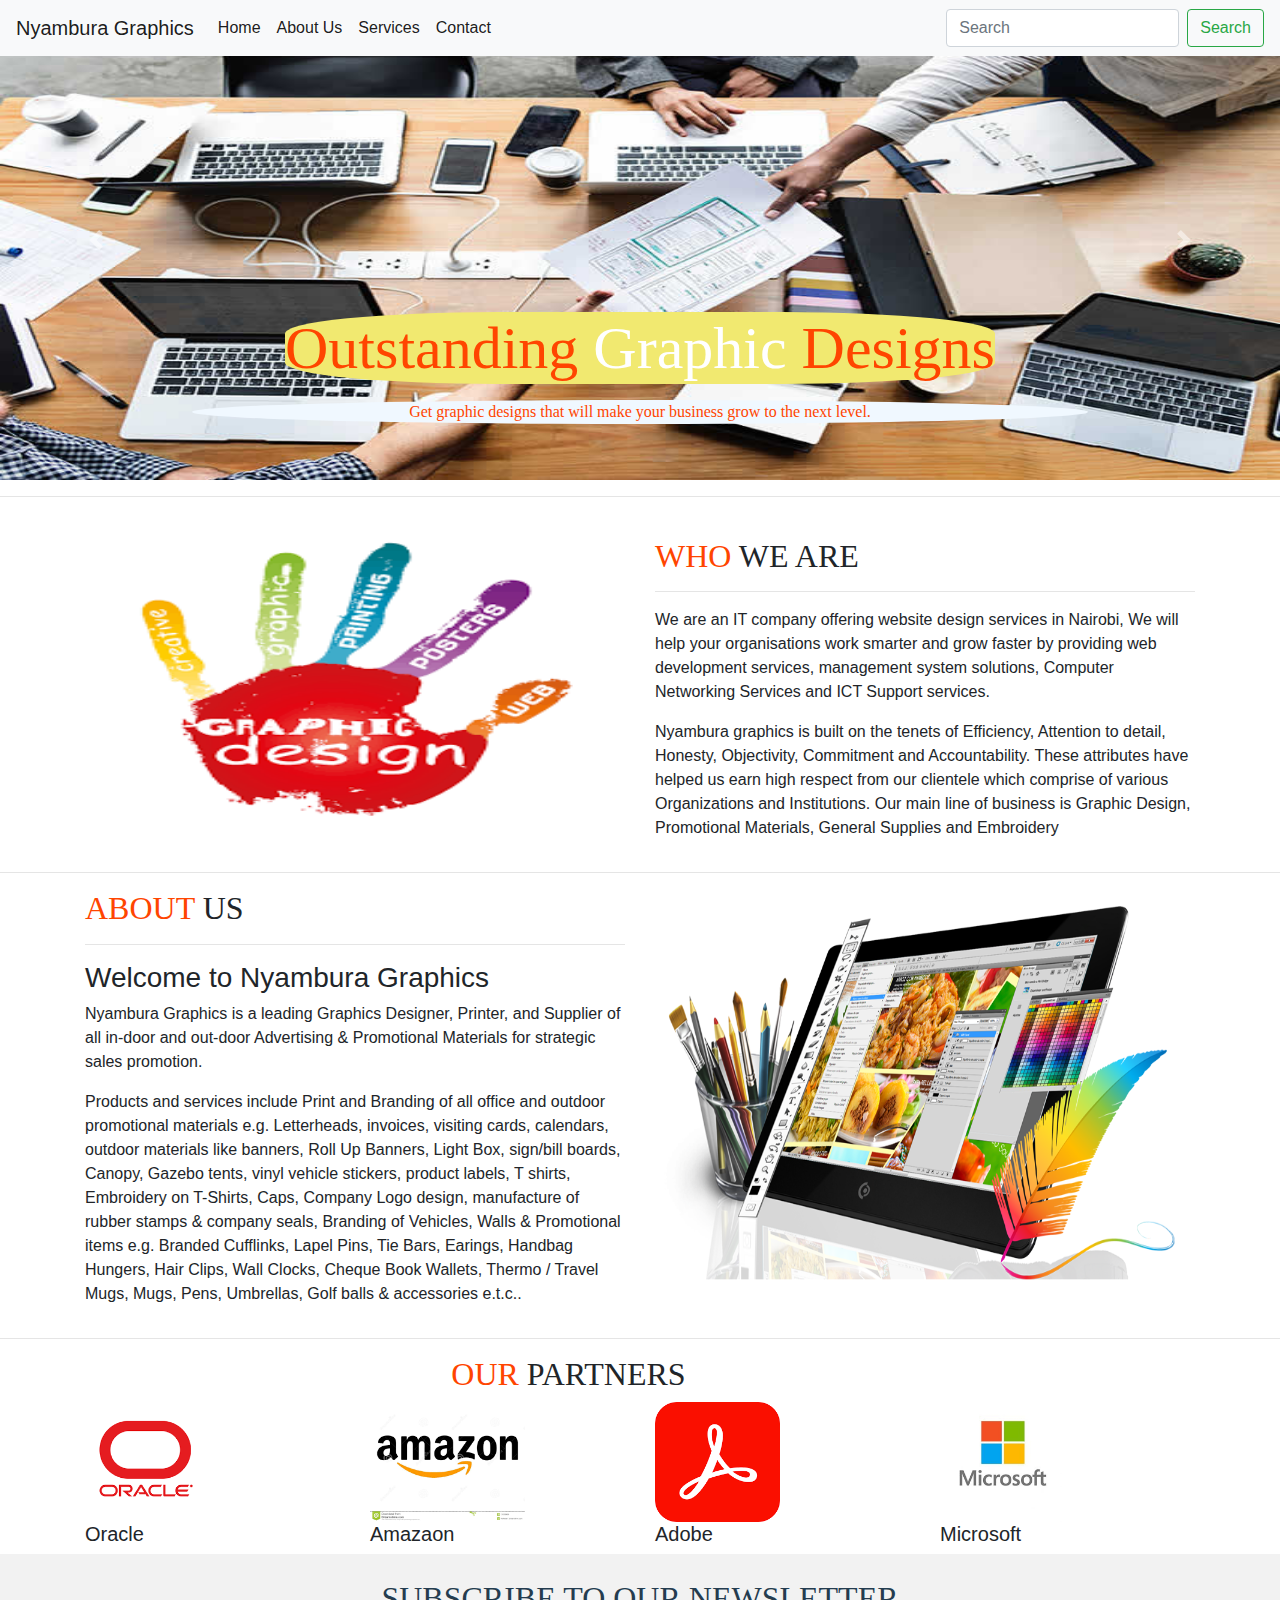
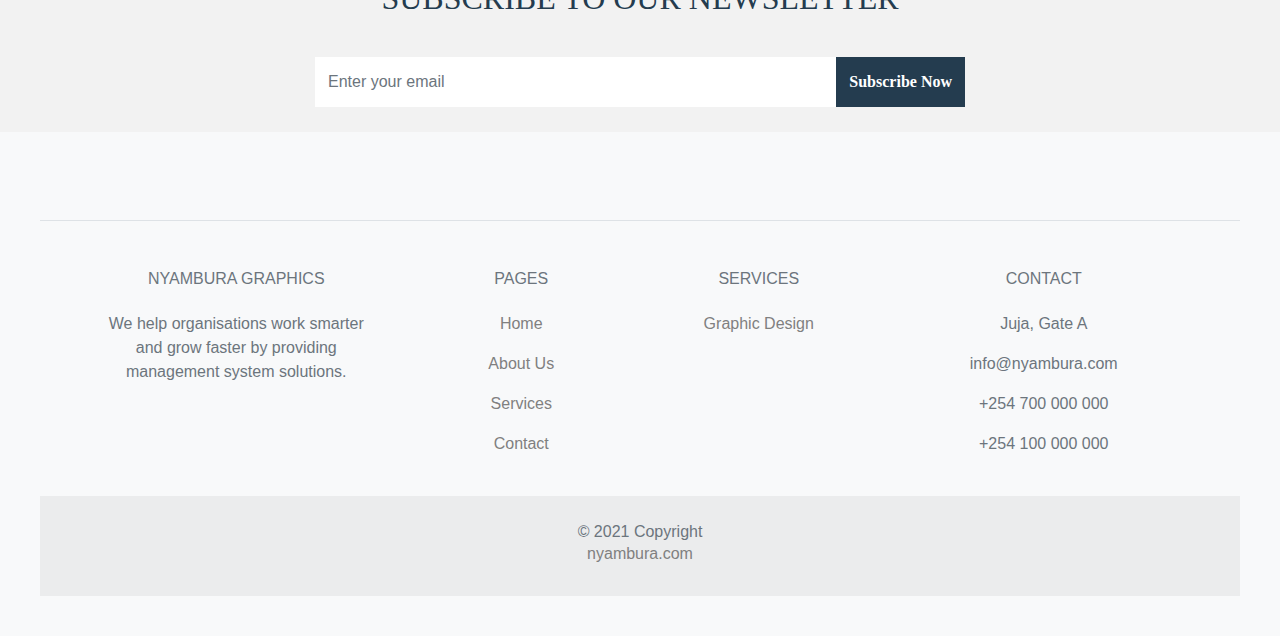
<file: index.html>
<!DOCTYPE html>
<html lang="en">

<head>
    <meta charset="UTF-8">
    <meta http-equiv="X-UA-Compatible" content="IE=edge">
    <meta name="viewport" content="width=device-width, initial-scale=1.0">
    <title>Document</title>

    <link rel="stylesheet" href="bootstrap-4.0.0\bootstrap-4.0.0\dist\css\bootstrap.min.css">
    <link rel="stylesheet" href="style.css">

</head>

<body>
    <nav class="navbar navbar-expand-lg navbar-light bg-light fixed-top">
        <a class="navbar-brand" href="index.html">Nyambura Graphics</a>
        <button class="navbar-toggler" type="button" data-toggle="collapse" data-target="#navbarSupportedContent" aria-controls="navbarSupportedContent" aria-expanded="false" aria-label="Toggle navigation">
                <span class="navbar-toggler-icon"></span>
            </button>

        <div class="collapse navbar-collapse" id="navbarSupportedContent">
            <ul class="navbar-nav mr-auto">
                <li class="nav-item active">
                    <a class="nav-link" href="index.html">Home <span class="sr-only">(current)</span></a>
                </li>
                <li class="nav-item active">
                    <a class="nav-link" href="about.html">About Us</a>
                </li>
                <li class="nav-item active">
                    <a class="nav-link" href="services.html">Services</a>
                </li>
                <li class="nav-item active">
                    <a class="nav-link " href="Contact.html">Contact</a>
                </li>
            </ul>
            <form class="form-inline my-2 my-lg-0">
                <input class="form-control mr-sm-2" type="search" placeholder="Search" aria-label="Search">
                <button class="btn btn-outline-success my-2 my-sm-0" type="submit">Search</button>
            </form>
        </div>
    </nav>

    <div class="bg-light">
        <div id="carouselExampleControls" class="carousel slide" data-ride="carousel">
            <div class="carousel-inner">
                <div class="carousel-item active">
                    <img class="d-block w-100" src="images\slider_1.jpg" height="480px" width="100%" alt="First slide">

                    <div class="carousel-caption d-none d-md-block">
                        <h1><label>Outstanding <span class="spa">Graphic</span>  Designs</label> </h1>
                        <p style="font-size: 100%; color: orangered;background-color: aliceblue; border-radius: 50%; font-family: Georgia, 'Times New Roman', Times, serif;">Get graphic designs that will make your business grow to the next level.</p>
                    </div>
                </div>
                <div class="carousel-item">
                    <img class="d-block w-100" src="images\slider_2.jpg" height="480px" width="100%" alt="Second slide">
                    <div class="carousel-caption d-none d-md-block">
                        <h1><label>Professional <span class="spa">Graphic</span>  Designers</label> </h1>
                        <p style="font-size: 100%; color: orangered;background-color: aliceblue; border-radius: 50%; font-family: Georgia, 'Times New Roman', Times, serif;">Get the best graphic designers who can deliver your idea into design.</p>
                    </div>
                </div>
                <div class="carousel-item">
                    <img class="d-block w-100" src="images\slider_3.jpg" height="480px" width="100%" alt="Third slide">
                    <div class="carousel-caption d-none d-md-block">
                        <h1><label>Graphic <span class="spa">Design</span>  Designers</label> </h1>
                        <p style="font-size: 100%; color: orangered;background-color: aliceblue; border-radius: 50%; font-family: Georgia, 'Times New Roman', Times, serif;">We develop the best graphics that will promote your business.</p>
                    </div>
                </div>
            </div>
            <a class="carousel-control-prev" href="#carouselExampleControls" role="button" data-slide="prev">
                <span class="carousel-control-prev-icon" aria-hidden="true"></span>
                <span class="sr-only">Previous</span>
            </a>
            <a class="carousel-control-next" href="#carouselExampleControls" role="button" data-slide="next">
                <span class="carousel-control-next-icon" aria-hidden="true"></span>
                <span class="sr-only">Next</span>
            </a>
        </div>
    </div>
    <HR></HR>
    <br>

    <div class="container">
        <div class="row">
            <div class="col-md-6">
                <img src="images\are.png" alt="" width="100%" height="280px">
            </div>
            <div class="col-md-6">
                <div>
                    <h2><span>WHO</span> WE ARE</h2>
                    <HR></HR>
                    <p>We are an IT company offering website design services in Nairobi, We will help your organisations work smarter and grow faster by providing web development services, management system solutions, Computer Networking Services and ICT
                        Support services.</p>
                    <p>
                        Nyambura graphics is built on the tenets of Efficiency, Attention to detail, Honesty, Objectivity, Commitment and Accountability. These attributes have helped us earn high respect from our clientele which comprise of various Organizations and Institutions.
                        Our main line of business is Graphic Design, Promotional Materials, General Supplies and Embroidery
                    </p>

                </div>
            </div>
        </div>
    </div>
    <hr>
    <div class="container">
        <div class="row">
            <div class="col-md-6">
                <h2> <span>ABOUT</span> US </h2>
                <HR></HR>
                <h3>Welcome to Nyambura Graphics</h3>

                <p>
                    Nyambura Graphics is a leading Graphics Designer, Printer, and Supplier of all in-door and out-door Advertising & Promotional Materials for strategic sales promotion. </p>
                <p> Products and services include Print and Branding of all office and outdoor promotional materials e.g. Letterheads, invoices, visiting cards, calendars, outdoor materials like banners, Roll Up Banners, Light Box, sign/bill boards, Canopy,
                    Gazebo tents, vinyl vehicle stickers, product labels, T shirts, Embroidery on T-Shirts, Caps, Company Logo design, manufacture of rubber stamps & company seals, Branding of Vehicles, Walls & Promotional items e.g. Branded Cufflinks,
                    Lapel Pins, Tie Bars, Earings, Handbag Hungers, Hair Clips, Wall Clocks, Cheque Book Wallets, Thermo / Travel Mugs, Mugs, Pens, Umbrellas, Golf balls & accessories e.t.c..
                </p>
            </div>
            <div class="col-md-6">
                <img src="images\about.png" alt="" width="100%" height="400px">
            </div>
        </div>
    </div>
    <hr>
    <div class="container">
        <h2 style="margin-left:33%;"> <span>OUR</span> PARTNERS</h2>
        <div class="row">
            <div class="col-md-3">
                <img src="images/oracle.png" height="120px" alt="">
                <h5>Oracle</h5>
            </div>
            <div class="col-md-3">
                <img src="images\amazon.png" height="120px" alt="">
                <h5>Amazaon</h5>
            </div>
            <div class="col-md-3">
                <img src="images/adobe.png" height="120px" alt="">
                <h5>Adobe</h5>
            </div>
            <div class="col-md-3">
                <img src="images/microsoft.png" height="120px" alt="">
                <h5>Microsoft</h5>
            </div>
        </div>
    </div>
    <section class="newsletter">
        <div class="container">
            <div class="row">
                <div class="col-sm-12">
                    <div class="content">
                        <form>
                            <h2>SUBSCRIBE TO OUR NEWSLETTER</h2>
                            <div class="input-group">
                                <input type="email" class="form-control" placeholder="Enter your email">
                                <span class="input-group-btn">
                                <button class="btn" type="submit">Subscribe Now</button>
                            </span>
                            </div>
                        </form>
                    </div>
                </div>
            </div>
        </div>
    </section>
    <footer class="text-center text-lg-start bg-light text-muted ">
        <section class="d-flex justify-content-center justify-content-lg-between p-4 border-bottom ">


        </section>
        <section class=" ">
            <div class="container text-center text-md-start mt-5 ">
                <div class="row mt-3 ">
                    <div class="col-md-3 col-lg-4 col-xl-3 mx-auto mb-4 ">
                        <h6 class="text-uppercase fw-bold mb-4 ">
                            <i class="fas fa-gem me-3 "></i>Nyambura Graphics
                        </h6>
                        <p>
                            We help organisations work smarter and grow faster by providing management system solutions.
                        </p>
                    </div>
                    <div class="col-md-2 col-lg-2 col-xl-2 mx-auto mb-4 ">
                        <h6 class="text-uppercase fw-bold mb-4 ">
                            Pages
                        </h6>
                        <p>
                            <a href="home.html" class="text-reset ">Home</a>
                        </p>
                        <p>
                            <a href="about.html" class="text-reset ">About Us</a>
                        </p>
                        <p>
                            <a href="services.html" class="text-reset ">Services</a>
                        </p>
                        <p>
                            <a href="contact.html" class="text-reset ">Contact</a>
                        </p>
                    </div>

                    <div class="col-md-3 col-lg-2 col-xl-2 mx-auto mb-4 ">
                        <h6 class="text-uppercase fw-bold mb-4 ">
                            Services
                        </h6>
                        <p>

                            <a href="#! " class="text-reset ">Graphic Design</a>
                        </p>

                    </div>
                    <div class="col-md-4 col-lg-3 col-xl-3 mx-auto mb-md-0 mb-4 ">
                        <h6 class="text-uppercase fw-bold mb-4 ">
                            Contact
                        </h6>
                        <p><i class="fas fa-home me-3 "></i> Juja, Gate A </p>
                        <p>
                            <i class="fas fa-envelope me-3 "></i> info@nyambura.com
                        </p>
                        <p><i class="fas fa-phone me-3 "></i> +254 700 000 000</p>
                        <p><i class="fas fa-print me-3 "></i> +254 100 000 000</p>
                    </div>
                </div>

            </div>
        </section>
        <div class="text-center p-4 " style="background-color: rgba(0, 0, 0, 0.05); ">
            © 2021 Copyright
            <a class="text-reset fw-bold " href="https://nyambura.com/">
                <h6 style="color: grey;"> nyambura.com</h6>
            </a>
        </div>
    </footer>

    <script src="https://code.jquery.com/jquery-3.3.1.slim.min.js " integrity="sha384-q8i/X+965DzO0rT7abK41JStQIAqVgRVzpbzo5smXKp4YfRvH+8abtTE1Pi6jizo " crossorigin="anonymous "></script>
    <script src="https://cdnjs.cloudflare.com/ajax/libs/popper.js/1.14.7/umd/popper.min.js " integrity="sha384-UO2eT0CpHqdSJQ6hJty5KVphtPhzWj9WO1clHTMGa3JDZwrnQq4sF86dIHNDz0W1 " crossorigin="anonymous "></script>
    <script src="https://stackpath.bootstrapcdn.com/bootstrap/4.3.1/js/bootstrap.min.js " integrity="sha384-JjSmVgyd0p3pXB1rRibZUAYoIIy6OrQ6VrjIEaFf/nJGzIxFDsf4x0xIM+B07jRM " crossorigin="anonymous "></script>
</body>

</html>

</html>
</file>
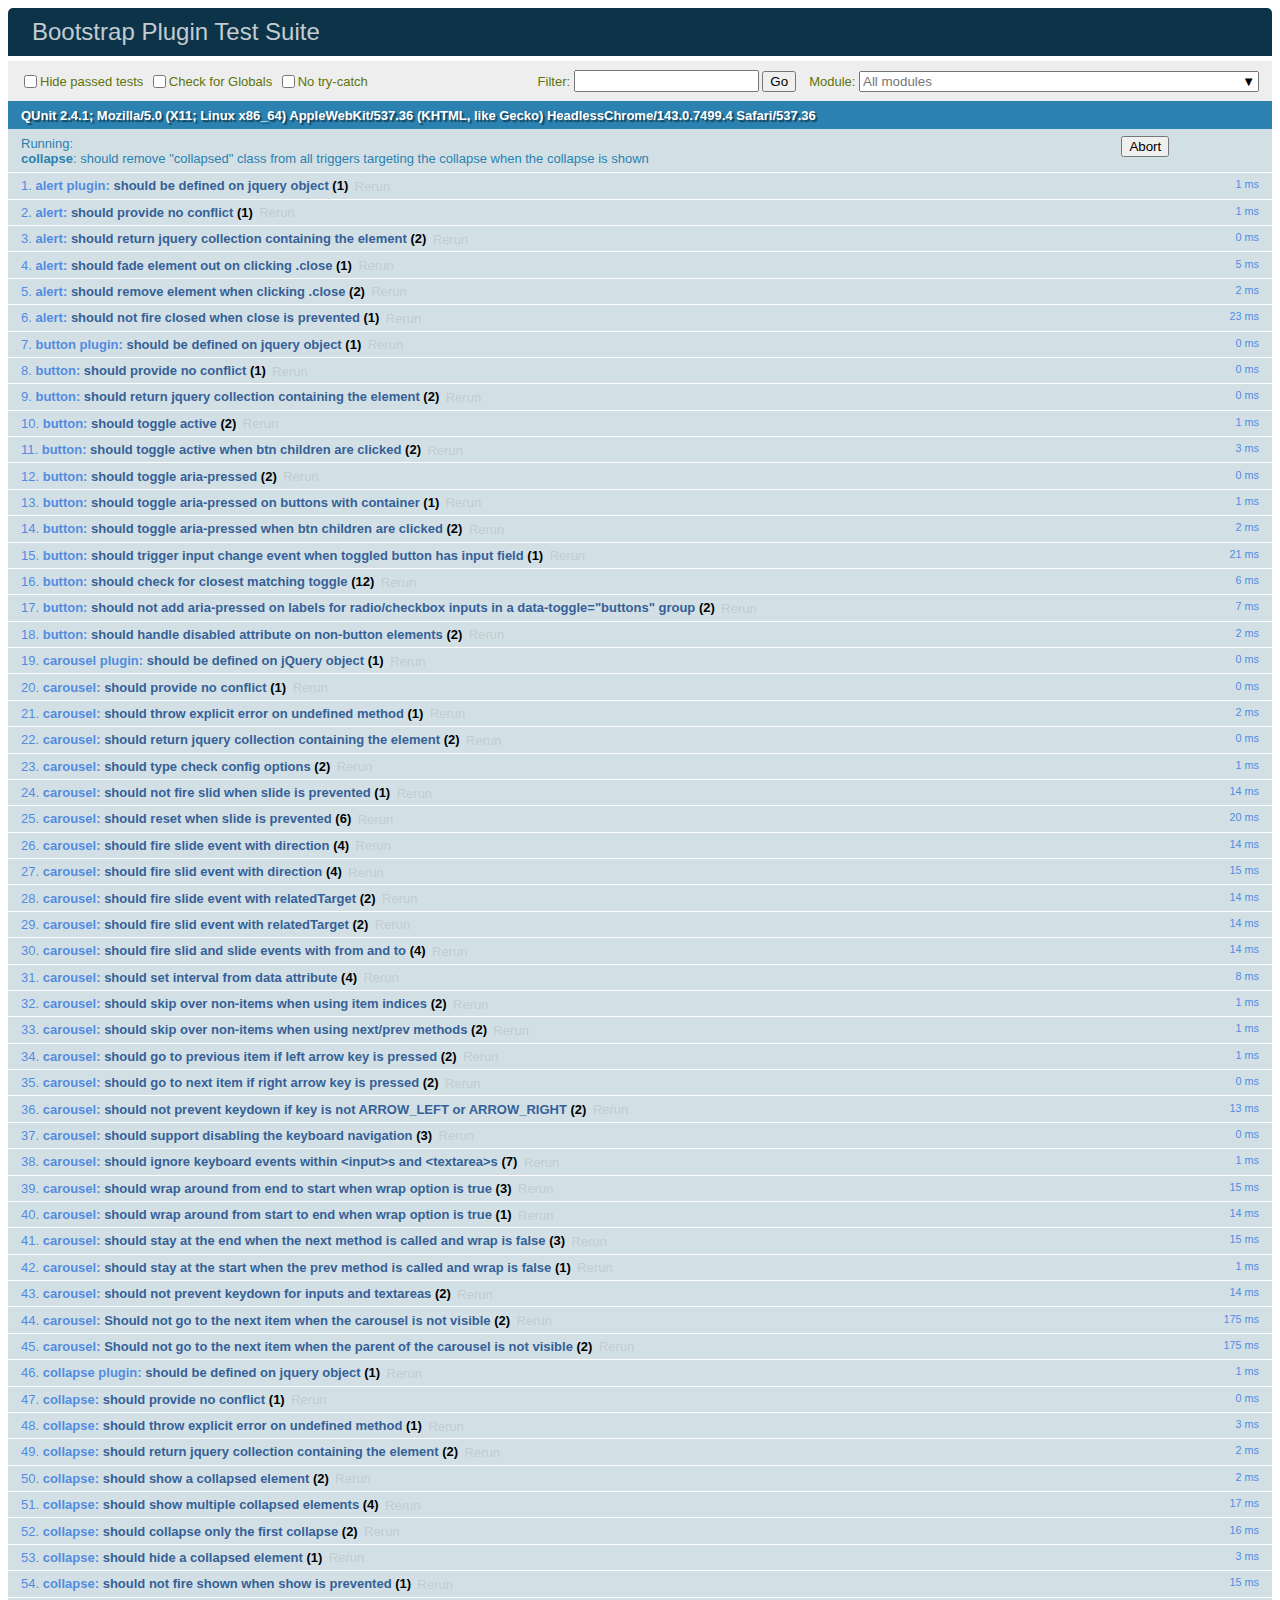
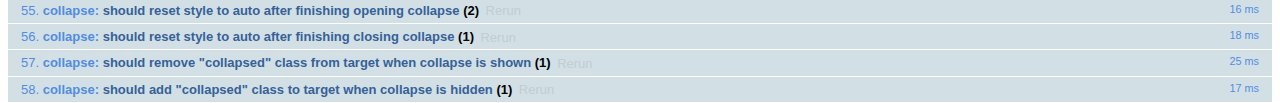
<file: bootstrap-4.0.0/bootstrap-4.0.0/js/tests/index.html>
<!doctype html>
<html lang="en">
  <head>
    <meta charset="utf-8">
    <meta name="viewport" content="width=device-width, initial-scale=1, shrink-to-fit=no">
    <title>Bootstrap Plugin Test Suite</title>

    <!-- jQuery -->
    <script>
      (function () {
        var path = '../../assets/js/vendor/jquery-slim.min.js'
        // get jquery param from the query string.
        var jQueryVersion = location.search.match(/[?&]jquery=(.*?)(?=&|$)/)

        // If a version was specified, use that version from our vendor folder
        if (jQueryVersion) {
          path = 'vendor/jquery-' + jQueryVersion[1] + '.min.js'
        }
        document.write('<script src="' + path + '"><\/script>')
      }())
    </script>
    <script src="../../assets/js/vendor/popper.min.js"></script>

    <!-- QUnit -->
    <link rel="stylesheet" href="vendor/qunit.css" media="screen">
    <script src="vendor/qunit.js"></script>

    <script>
      // Disable jQuery event aliases to ensure we don't accidentally use any of them
      [
        'blur',
        'focus',
        'focusin',
        'focusout',
        'resize',
        'scroll',
        'click',
        'dblclick',
        'mousedown',
        'mouseup',
        'mousemove',
        'mouseover',
        'mouseout',
        'mouseenter',
        'mouseleave',
        'change',
        'select',
        'submit',
        'keydown',
        'keypress',
        'keyup',
        'contextmenu'
      ].forEach(function(eventAlias) {
        $.fn[eventAlias] = function() {
          throw new Error('Using the ".' + eventAlias + '()" method is not allowed, so that Bootstrap can be compatible with custom jQuery builds which exclude the "event aliases" module that defines said method. See https://github.com/twbs/bootstrap/blob/master/CONTRIBUTING.md#js')
        }
      })

      // Require assert.expect in each test
      QUnit.config.requireExpects = true

      // See https://github.com/axemclion/grunt-saucelabs#test-result-details-with-qunit
      var log = []
      var testName

      QUnit.done(function(testResults) {
        var tests = []
        for (var i = 0; i < log.length; i++) {
          var details = log[i]
          tests.push({
            name: details.name,
            result: details.result,
            expected: details.expected,
            actual: details.actual,
            source: details.source
          })
        }
        testResults.tests = tests

        window.global_test_results = testResults
      })

      QUnit.testStart(function(testDetails) {
        QUnit.log(function(details) {
          if (!details.result) {
            details.name = testDetails.name
            log.push(details)
          }
        })
      })

      // Display fixture on-screen on iOS to avoid false positives
      // See https://github.com/twbs/bootstrap/pull/15955
      if (/iPhone|iPad|iPod/.test(navigator.userAgent)) {
        QUnit.begin(function() {
          $('#qunit-fixture').css({ top: 0, left: 0 })
        })

        QUnit.done(function() {
          $('#qunit-fixture').css({ top: '', left: '' })
        })
      }
    </script>

    <!-- Transpiled Plugins -->
    <script src="../dist/util.js"></script>
    <script src="../dist/alert.js"></script>
    <script src="../dist/button.js"></script>
    <script src="../dist/carousel.js"></script>
    <script src="../dist/collapse.js"></script>
    <script src="../dist/dropdown.js"></script>
    <script src="../dist/modal.js"></script>
    <script src="../dist/scrollspy.js"></script>
    <script src="../dist/tab.js"></script>
    <script src="../dist/tooltip.js"></script>
    <script src="../dist/popover.js"></script>

    <!-- Unit Tests -->
    <script src="unit/alert.js"></script>
    <script src="unit/button.js"></script>
    <script src="unit/carousel.js"></script>
    <script src="unit/collapse.js"></script>
    <script src="unit/dropdown.js"></script>
    <script src="unit/modal.js"></script>
    <script src="unit/scrollspy.js"></script>
    <script src="unit/tab.js"></script>
    <script src="unit/tooltip.js"></script>
    <script src="unit/popover.js"></script>
    <script src="unit/util.js"></script>
  </head>
  <body>
    <div id="qunit-container">
      <div id="qunit"></div>
      <div id="qunit-fixture"></div>
    </div>
  </body>
</html>
</file>
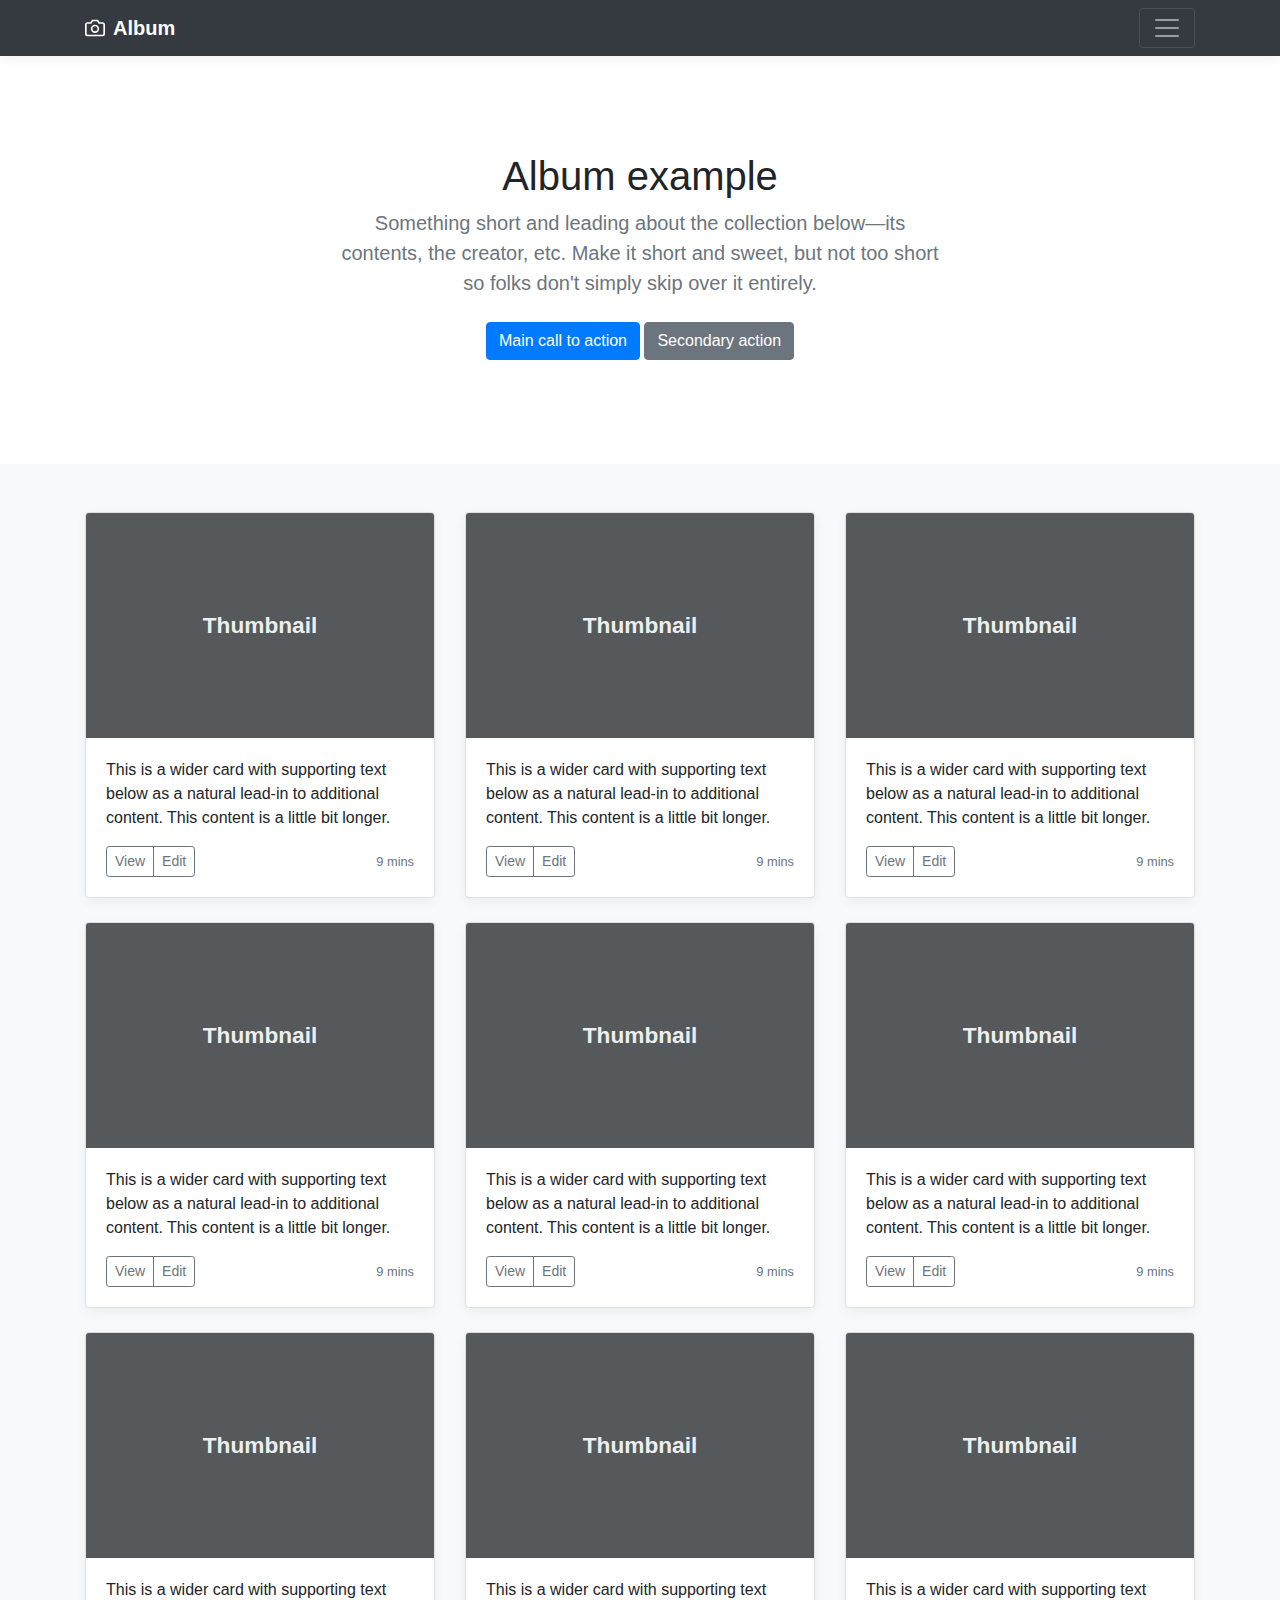
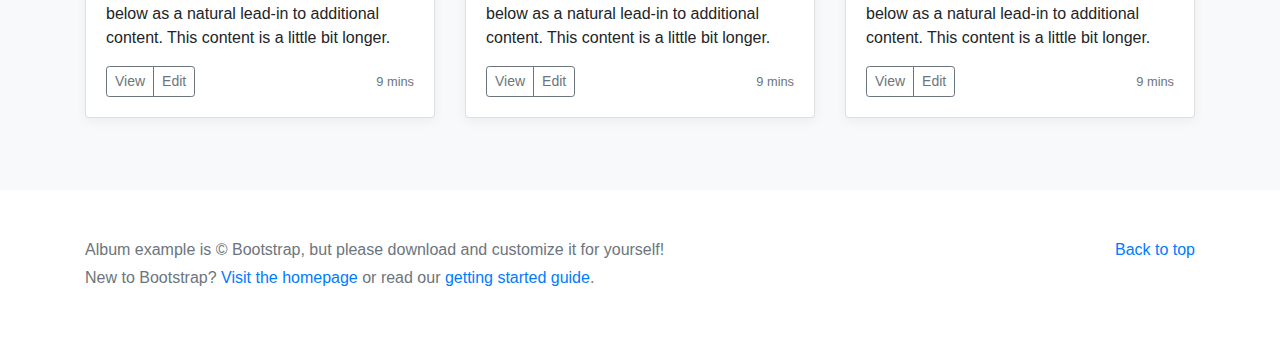
<file: bootstrap-4.0.0/bootstrap-4.0.0/docs/4.0/examples/album/index.html>
<!doctype html>
<html lang="en">
  <head>
    <meta charset="utf-8">
    <meta name="viewport" content="width=device-width, initial-scale=1, shrink-to-fit=no">
    <meta name="description" content="">
    <meta name="author" content="">
    <link rel="icon" href="../../../../favicon.ico">

    <title>Album example for Bootstrap</title>

    <!-- Bootstrap core CSS -->
    <link href="../../../../dist/css/bootstrap.min.css" rel="stylesheet">

    <!-- Custom styles for this template -->
    <link href="album.css" rel="stylesheet">
  </head>

  <body>

    <header>
      <div class="collapse bg-dark" id="navbarHeader">
        <div class="container">
          <div class="row">
            <div class="col-sm-8 col-md-7 py-4">
              <h4 class="text-white">About</h4>
              <p class="text-muted">Add some information about the album below, the author, or any other background context. Make it a few sentences long so folks can pick up some informative tidbits. Then, link them off to some social networking sites or contact information.</p>
            </div>
            <div class="col-sm-4 offset-md-1 py-4">
              <h4 class="text-white">Contact</h4>
              <ul class="list-unstyled">
                <li><a href="#" class="text-white">Follow on Twitter</a></li>
                <li><a href="#" class="text-white">Like on Facebook</a></li>
                <li><a href="#" class="text-white">Email me</a></li>
              </ul>
            </div>
          </div>
        </div>
      </div>
      <div class="navbar navbar-dark bg-dark box-shadow">
        <div class="container d-flex justify-content-between">
          <a href="#" class="navbar-brand d-flex align-items-center">
            <svg xmlns="http://www.w3.org/2000/svg" width="20" height="20" viewBox="0 0 24 24" fill="none" stroke="currentColor" stroke-width="2" stroke-linecap="round" stroke-linejoin="round" class="mr-2"><path d="M23 19a2 2 0 0 1-2 2H3a2 2 0 0 1-2-2V8a2 2 0 0 1 2-2h4l2-3h6l2 3h4a2 2 0 0 1 2 2z"></path><circle cx="12" cy="13" r="4"></circle></svg>
            <strong>Album</strong>
          </a>
          <button class="navbar-toggler" type="button" data-toggle="collapse" data-target="#navbarHeader" aria-controls="navbarHeader" aria-expanded="false" aria-label="Toggle navigation">
            <span class="navbar-toggler-icon"></span>
          </button>
        </div>
      </div>
    </header>

    <main role="main">

      <section class="jumbotron text-center">
        <div class="container">
          <h1 class="jumbotron-heading">Album example</h1>
          <p class="lead text-muted">Something short and leading about the collection below—its contents, the creator, etc. Make it short and sweet, but not too short so folks don't simply skip over it entirely.</p>
          <p>
            <a href="#" class="btn btn-primary my-2">Main call to action</a>
            <a href="#" class="btn btn-secondary my-2">Secondary action</a>
          </p>
        </div>
      </section>

      <div class="album py-5 bg-light">
        <div class="container">

          <div class="row">
            <div class="col-md-4">
              <div class="card mb-4 box-shadow">
                <img class="card-img-top" data-src="holder.js/100px225?theme=thumb&bg=55595c&fg=eceeef&text=Thumbnail" alt="Card image cap">
                <div class="card-body">
                  <p class="card-text">This is a wider card with supporting text below as a natural lead-in to additional content. This content is a little bit longer.</p>
                  <div class="d-flex justify-content-between align-items-center">
                    <div class="btn-group">
                      <button type="button" class="btn btn-sm btn-outline-secondary">View</button>
                      <button type="button" class="btn btn-sm btn-outline-secondary">Edit</button>
                    </div>
                    <small class="text-muted">9 mins</small>
                  </div>
                </div>
              </div>
            </div>
            <div class="col-md-4">
              <div class="card mb-4 box-shadow">
                <img class="card-img-top" data-src="holder.js/100px225?theme=thumb&bg=55595c&fg=eceeef&text=Thumbnail" alt="Card image cap">
                <div class="card-body">
                  <p class="card-text">This is a wider card with supporting text below as a natural lead-in to additional content. This content is a little bit longer.</p>
                  <div class="d-flex justify-content-between align-items-center">
                    <div class="btn-group">
                      <button type="button" class="btn btn-sm btn-outline-secondary">View</button>
                      <button type="button" class="btn btn-sm btn-outline-secondary">Edit</button>
                    </div>
                    <small class="text-muted">9 mins</small>
                  </div>
                </div>
              </div>
            </div>
            <div class="col-md-4">
              <div class="card mb-4 box-shadow">
                <img class="card-img-top" data-src="holder.js/100px225?theme=thumb&bg=55595c&fg=eceeef&text=Thumbnail" alt="Card image cap">
                <div class="card-body">
                  <p class="card-text">This is a wider card with supporting text below as a natural lead-in to additional content. This content is a little bit longer.</p>
                  <div class="d-flex justify-content-between align-items-center">
                    <div class="btn-group">
                      <button type="button" class="btn btn-sm btn-outline-secondary">View</button>
                      <button type="button" class="btn btn-sm btn-outline-secondary">Edit</button>
                    </div>
                    <small class="text-muted">9 mins</small>
                  </div>
                </div>
              </div>
            </div>

            <div class="col-md-4">
              <div class="card mb-4 box-shadow">
                <img class="card-img-top" data-src="holder.js/100px225?theme=thumb&bg=55595c&fg=eceeef&text=Thumbnail" alt="Card image cap">
                <div class="card-body">
                  <p class="card-text">This is a wider card with supporting text below as a natural lead-in to additional content. This content is a little bit longer.</p>
                  <div class="d-flex justify-content-between align-items-center">
                    <div class="btn-group">
                      <button type="button" class="btn btn-sm btn-outline-secondary">View</button>
                      <button type="button" class="btn btn-sm btn-outline-secondary">Edit</button>
                    </div>
                    <small class="text-muted">9 mins</small>
                  </div>
                </div>
              </div>
            </div>
            <div class="col-md-4">
              <div class="card mb-4 box-shadow">
                <img class="card-img-top" data-src="holder.js/100px225?theme=thumb&bg=55595c&fg=eceeef&text=Thumbnail" alt="Card image cap">
                <div class="card-body">
                  <p class="card-text">This is a wider card with supporting text below as a natural lead-in to additional content. This content is a little bit longer.</p>
                  <div class="d-flex justify-content-between align-items-center">
                    <div class="btn-group">
                      <button type="button" class="btn btn-sm btn-outline-secondary">View</button>
                      <button type="button" class="btn btn-sm btn-outline-secondary">Edit</button>
                    </div>
                    <small class="text-muted">9 mins</small>
                  </div>
                </div>
              </div>
            </div>
            <div class="col-md-4">
              <div class="card mb-4 box-shadow">
                <img class="card-img-top" data-src="holder.js/100px225?theme=thumb&bg=55595c&fg=eceeef&text=Thumbnail" alt="Card image cap">
                <div class="card-body">
                  <p class="card-text">This is a wider card with supporting text below as a natural lead-in to additional content. This content is a little bit longer.</p>
                  <div class="d-flex justify-content-between align-items-center">
                    <div class="btn-group">
                      <button type="button" class="btn btn-sm btn-outline-secondary">View</button>
                      <button type="button" class="btn btn-sm btn-outline-secondary">Edit</button>
                    </div>
                    <small class="text-muted">9 mins</small>
                  </div>
                </div>
              </div>
            </div>

            <div class="col-md-4">
              <div class="card mb-4 box-shadow">
                <img class="card-img-top" data-src="holder.js/100px225?theme=thumb&bg=55595c&fg=eceeef&text=Thumbnail" alt="Card image cap">
                <div class="card-body">
                  <p class="card-text">This is a wider card with supporting text below as a natural lead-in to additional content. This content is a little bit longer.</p>
                  <div class="d-flex justify-content-between align-items-center">
                    <div class="btn-group">
                      <button type="button" class="btn btn-sm btn-outline-secondary">View</button>
                      <button type="button" class="btn btn-sm btn-outline-secondary">Edit</button>
                    </div>
                    <small class="text-muted">9 mins</small>
                  </div>
                </div>
              </div>
            </div>
            <div class="col-md-4">
              <div class="card mb-4 box-shadow">
                <img class="card-img-top" data-src="holder.js/100px225?theme=thumb&bg=55595c&fg=eceeef&text=Thumbnail" alt="Card image cap">
                <div class="card-body">
                  <p class="card-text">This is a wider card with supporting text below as a natural lead-in to additional content. This content is a little bit longer.</p>
                  <div class="d-flex justify-content-between align-items-center">
                    <div class="btn-group">
                      <button type="button" class="btn btn-sm btn-outline-secondary">View</button>
                      <button type="button" class="btn btn-sm btn-outline-secondary">Edit</button>
                    </div>
                    <small class="text-muted">9 mins</small>
                  </div>
                </div>
              </div>
            </div>
            <div class="col-md-4">
              <div class="card mb-4 box-shadow">
                <img class="card-img-top" data-src="holder.js/100px225?theme=thumb&bg=55595c&fg=eceeef&text=Thumbnail" alt="Card image cap">
                <div class="card-body">
                  <p class="card-text">This is a wider card with supporting text below as a natural lead-in to additional content. This content is a little bit longer.</p>
                  <div class="d-flex justify-content-between align-items-center">
                    <div class="btn-group">
                      <button type="button" class="btn btn-sm btn-outline-secondary">View</button>
                      <button type="button" class="btn btn-sm btn-outline-secondary">Edit</button>
                    </div>
                    <small class="text-muted">9 mins</small>
                  </div>
                </div>
              </div>
            </div>
          </div>
        </div>
      </div>

    </main>

    <footer class="text-muted">
      <div class="container">
        <p class="float-right">
          <a href="#">Back to top</a>
        </p>
        <p>Album example is &copy; Bootstrap, but please download and customize it for yourself!</p>
        <p>New to Bootstrap? <a href="../../">Visit the homepage</a> or read our <a href="../../getting-started/">getting started guide</a>.</p>
      </div>
    </footer>

    <!-- Bootstrap core JavaScript
    ================================================== -->
    <!-- Placed at the end of the document so the pages load faster -->
    <script src="https://code.jquery.com/jquery-3.2.1.slim.min.js" integrity="sha384-KJ3o2DKtIkvYIK3UENzmM7KCkRr/rE9/Qpg6aAZGJwFDMVNA/GpGFF93hXpG5KkN" crossorigin="anonymous"></script>
    <script>window.jQuery || document.write('<script src="../../../../assets/js/vendor/jquery-slim.min.js"><\/script>')</script>
    <script src="../../../../assets/js/vendor/popper.min.js"></script>
    <script src="../../../../dist/js/bootstrap.min.js"></script>
    <script src="../../../../assets/js/vendor/holder.min.js"></script>
  </body>
</html>
</file>
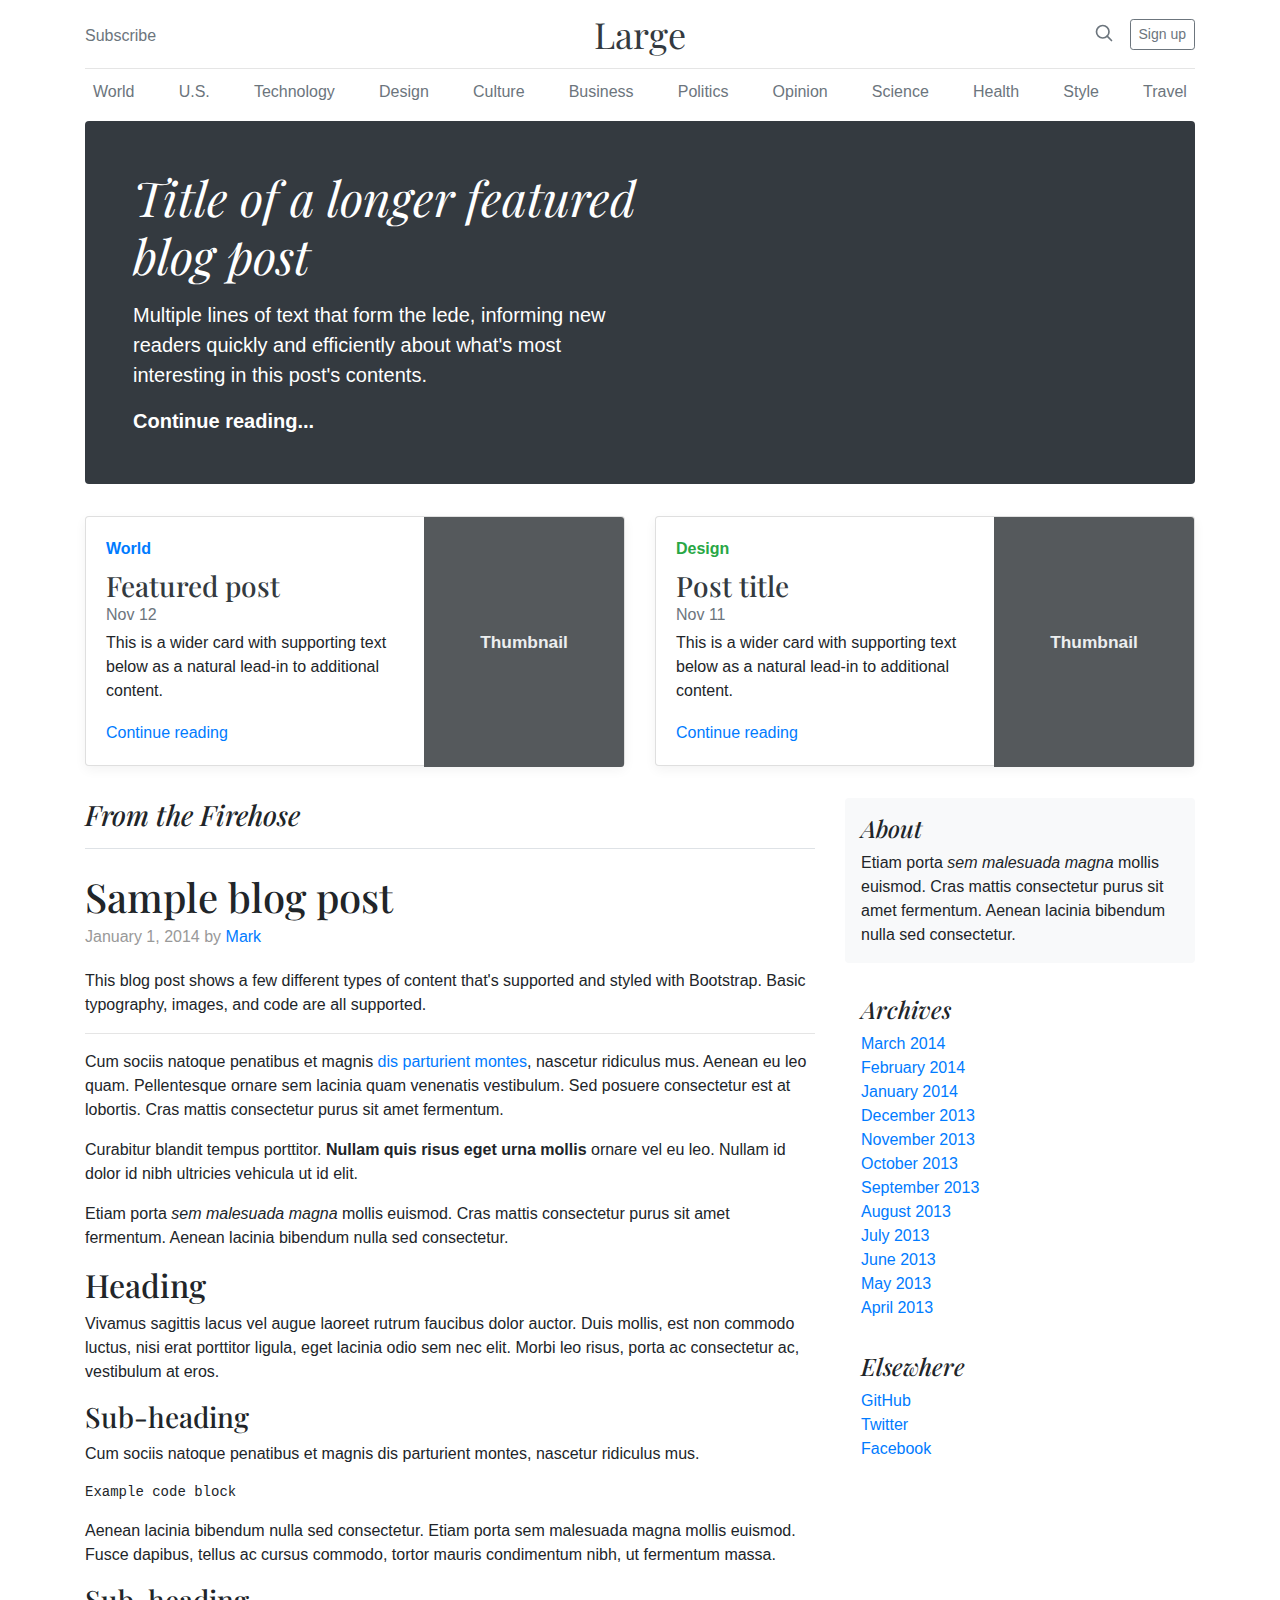
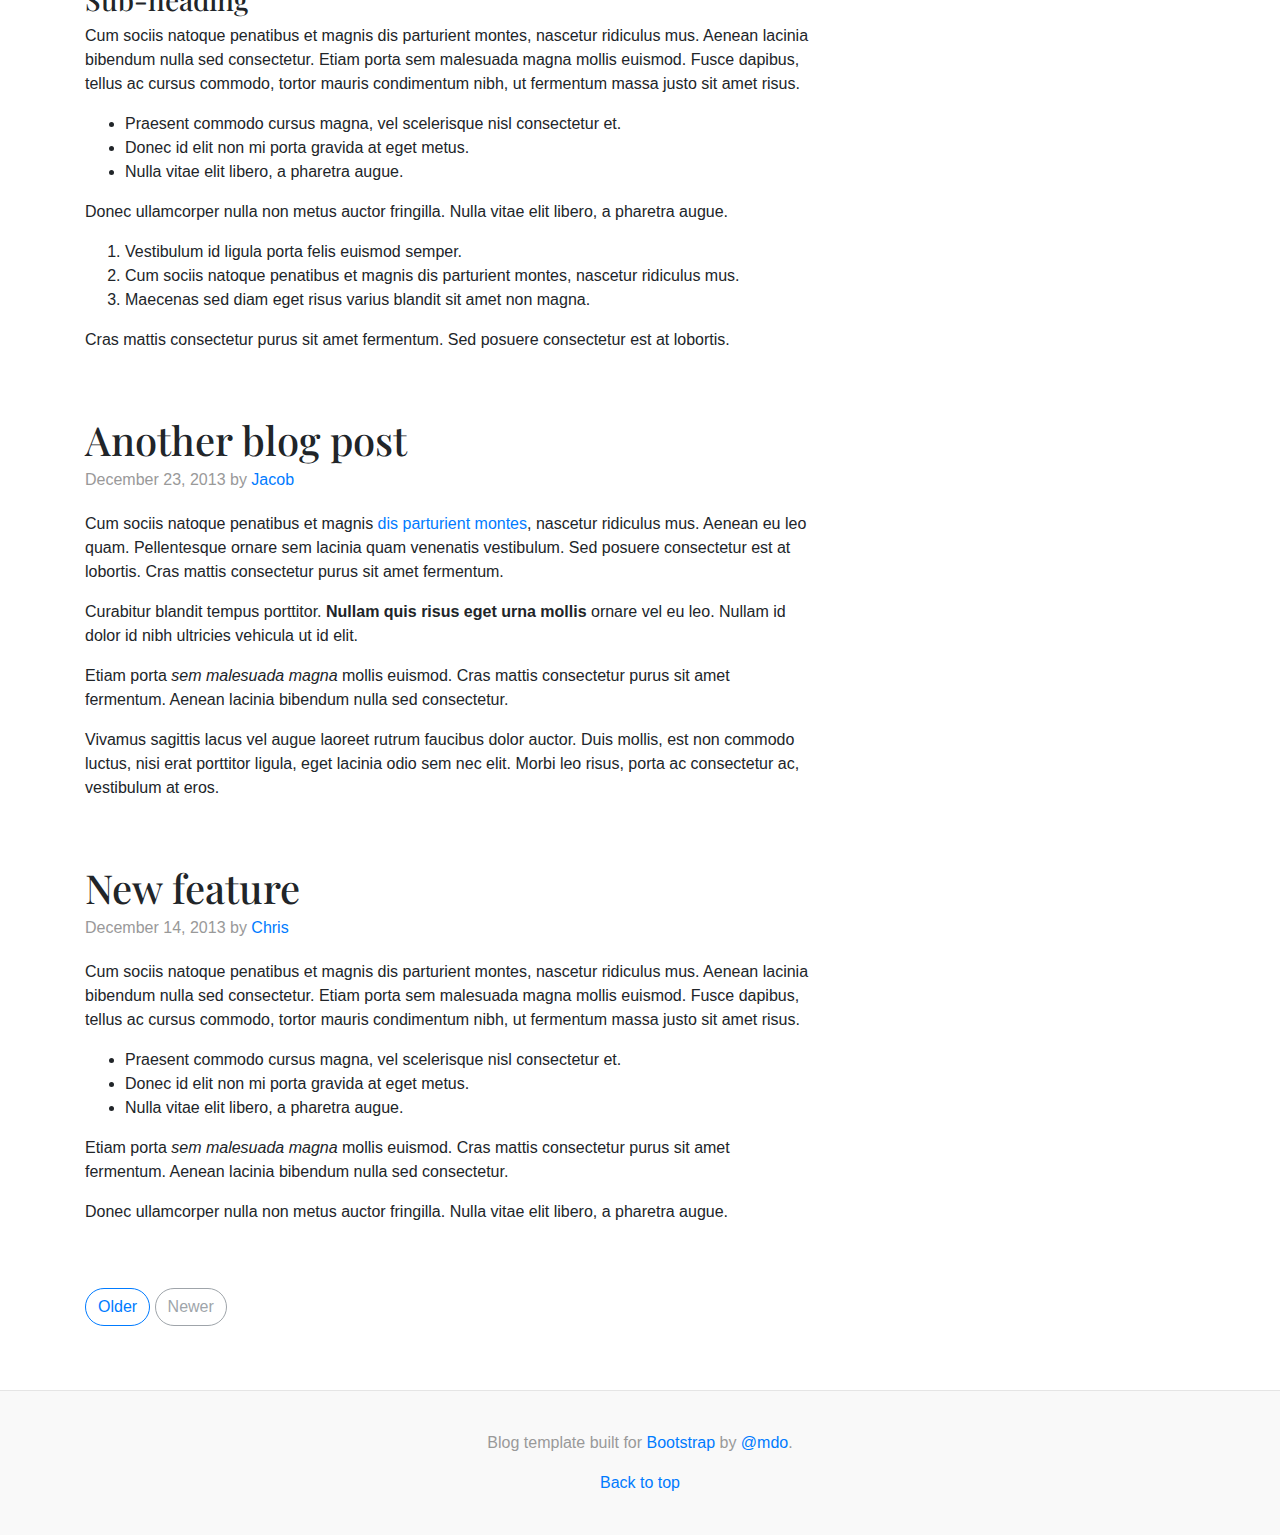
<file: bootstrap-4.0.0/bootstrap-4.0.0/docs/4.0/examples/blog/index.html>
<!doctype html>
<html lang="en">
  <head>
    <meta charset="utf-8">
    <meta name="viewport" content="width=device-width, initial-scale=1, shrink-to-fit=no">
    <meta name="description" content="">
    <meta name="author" content="">
    <link rel="icon" href="../../../../favicon.ico">

    <title>Blog Template for Bootstrap</title>

    <!-- Bootstrap core CSS -->
    <link href="../../../../dist/css/bootstrap.min.css" rel="stylesheet">

    <!-- Custom styles for this template -->
    <link href="https://fonts.googleapis.com/css?family=Playfair+Display:700,900" rel="stylesheet">
    <link href="blog.css" rel="stylesheet">
  </head>

  <body>

    <div class="container">
      <header class="blog-header py-3">
        <div class="row flex-nowrap justify-content-between align-items-center">
          <div class="col-4 pt-1">
            <a class="text-muted" href="#">Subscribe</a>
          </div>
          <div class="col-4 text-center">
            <a class="blog-header-logo text-dark" href="#">Large</a>
          </div>
          <div class="col-4 d-flex justify-content-end align-items-center">
            <a class="text-muted" href="#">
              <svg xmlns="http://www.w3.org/2000/svg" width="20" height="20" viewBox="0 0 24 24" fill="none" stroke="currentColor" stroke-width="2" stroke-linecap="round" stroke-linejoin="round" class="mx-3"><circle cx="10.5" cy="10.5" r="7.5"></circle><line x1="21" y1="21" x2="15.8" y2="15.8"></line></svg>
            </a>
            <a class="btn btn-sm btn-outline-secondary" href="#">Sign up</a>
          </div>
        </div>
      </header>

      <div class="nav-scroller py-1 mb-2">
        <nav class="nav d-flex justify-content-between">
          <a class="p-2 text-muted" href="#">World</a>
          <a class="p-2 text-muted" href="#">U.S.</a>
          <a class="p-2 text-muted" href="#">Technology</a>
          <a class="p-2 text-muted" href="#">Design</a>
          <a class="p-2 text-muted" href="#">Culture</a>
          <a class="p-2 text-muted" href="#">Business</a>
          <a class="p-2 text-muted" href="#">Politics</a>
          <a class="p-2 text-muted" href="#">Opinion</a>
          <a class="p-2 text-muted" href="#">Science</a>
          <a class="p-2 text-muted" href="#">Health</a>
          <a class="p-2 text-muted" href="#">Style</a>
          <a class="p-2 text-muted" href="#">Travel</a>
        </nav>
      </div>

      <div class="jumbotron p-3 p-md-5 text-white rounded bg-dark">
        <div class="col-md-6 px-0">
          <h1 class="display-4 font-italic">Title of a longer featured blog post</h1>
          <p class="lead my-3">Multiple lines of text that form the lede, informing new readers quickly and efficiently about what's most interesting in this post's contents.</p>
          <p class="lead mb-0"><a href="#" class="text-white font-weight-bold">Continue reading...</a></p>
        </div>
      </div>

      <div class="row mb-2">
        <div class="col-md-6">
          <div class="card flex-md-row mb-4 box-shadow h-md-250">
            <div class="card-body d-flex flex-column align-items-start">
              <strong class="d-inline-block mb-2 text-primary">World</strong>
              <h3 class="mb-0">
                <a class="text-dark" href="#">Featured post</a>
              </h3>
              <div class="mb-1 text-muted">Nov 12</div>
              <p class="card-text mb-auto">This is a wider card with supporting text below as a natural lead-in to additional content.</p>
              <a href="#">Continue reading</a>
            </div>
            <img class="card-img-right flex-auto d-none d-md-block" data-src="holder.js/200x250?theme=thumb" alt="Card image cap">
          </div>
        </div>
        <div class="col-md-6">
          <div class="card flex-md-row mb-4 box-shadow h-md-250">
            <div class="card-body d-flex flex-column align-items-start">
              <strong class="d-inline-block mb-2 text-success">Design</strong>
              <h3 class="mb-0">
                <a class="text-dark" href="#">Post title</a>
              </h3>
              <div class="mb-1 text-muted">Nov 11</div>
              <p class="card-text mb-auto">This is a wider card with supporting text below as a natural lead-in to additional content.</p>
              <a href="#">Continue reading</a>
            </div>
            <img class="card-img-right flex-auto d-none d-md-block" data-src="holder.js/200x250?theme=thumb" alt="Card image cap">
          </div>
        </div>
      </div>
    </div>

    <main role="main" class="container">
      <div class="row">
        <div class="col-md-8 blog-main">
          <h3 class="pb-3 mb-4 font-italic border-bottom">
            From the Firehose
          </h3>

          <div class="blog-post">
            <h2 class="blog-post-title">Sample blog post</h2>
            <p class="blog-post-meta">January 1, 2014 by <a href="#">Mark</a></p>

            <p>This blog post shows a few different types of content that's supported and styled with Bootstrap. Basic typography, images, and code are all supported.</p>
            <hr>
            <p>Cum sociis natoque penatibus et magnis <a href="#">dis parturient montes</a>, nascetur ridiculus mus. Aenean eu leo quam. Pellentesque ornare sem lacinia quam venenatis vestibulum. Sed posuere consectetur est at lobortis. Cras mattis consectetur purus sit amet fermentum.</p>
            <blockquote>
              <p>Curabitur blandit tempus porttitor. <strong>Nullam quis risus eget urna mollis</strong> ornare vel eu leo. Nullam id dolor id nibh ultricies vehicula ut id elit.</p>
            </blockquote>
            <p>Etiam porta <em>sem malesuada magna</em> mollis euismod. Cras mattis consectetur purus sit amet fermentum. Aenean lacinia bibendum nulla sed consectetur.</p>
            <h2>Heading</h2>
            <p>Vivamus sagittis lacus vel augue laoreet rutrum faucibus dolor auctor. Duis mollis, est non commodo luctus, nisi erat porttitor ligula, eget lacinia odio sem nec elit. Morbi leo risus, porta ac consectetur ac, vestibulum at eros.</p>
            <h3>Sub-heading</h3>
            <p>Cum sociis natoque penatibus et magnis dis parturient montes, nascetur ridiculus mus.</p>
            <pre><code>Example code block</code></pre>
            <p>Aenean lacinia bibendum nulla sed consectetur. Etiam porta sem malesuada magna mollis euismod. Fusce dapibus, tellus ac cursus commodo, tortor mauris condimentum nibh, ut fermentum massa.</p>
            <h3>Sub-heading</h3>
            <p>Cum sociis natoque penatibus et magnis dis parturient montes, nascetur ridiculus mus. Aenean lacinia bibendum nulla sed consectetur. Etiam porta sem malesuada magna mollis euismod. Fusce dapibus, tellus ac cursus commodo, tortor mauris condimentum nibh, ut fermentum massa justo sit amet risus.</p>
            <ul>
              <li>Praesent commodo cursus magna, vel scelerisque nisl consectetur et.</li>
              <li>Donec id elit non mi porta gravida at eget metus.</li>
              <li>Nulla vitae elit libero, a pharetra augue.</li>
            </ul>
            <p>Donec ullamcorper nulla non metus auctor fringilla. Nulla vitae elit libero, a pharetra augue.</p>
            <ol>
              <li>Vestibulum id ligula porta felis euismod semper.</li>
              <li>Cum sociis natoque penatibus et magnis dis parturient montes, nascetur ridiculus mus.</li>
              <li>Maecenas sed diam eget risus varius blandit sit amet non magna.</li>
            </ol>
            <p>Cras mattis consectetur purus sit amet fermentum. Sed posuere consectetur est at lobortis.</p>
          </div><!-- /.blog-post -->

          <div class="blog-post">
            <h2 class="blog-post-title">Another blog post</h2>
            <p class="blog-post-meta">December 23, 2013 by <a href="#">Jacob</a></p>

            <p>Cum sociis natoque penatibus et magnis <a href="#">dis parturient montes</a>, nascetur ridiculus mus. Aenean eu leo quam. Pellentesque ornare sem lacinia quam venenatis vestibulum. Sed posuere consectetur est at lobortis. Cras mattis consectetur purus sit amet fermentum.</p>
            <blockquote>
              <p>Curabitur blandit tempus porttitor. <strong>Nullam quis risus eget urna mollis</strong> ornare vel eu leo. Nullam id dolor id nibh ultricies vehicula ut id elit.</p>
            </blockquote>
            <p>Etiam porta <em>sem malesuada magna</em> mollis euismod. Cras mattis consectetur purus sit amet fermentum. Aenean lacinia bibendum nulla sed consectetur.</p>
            <p>Vivamus sagittis lacus vel augue laoreet rutrum faucibus dolor auctor. Duis mollis, est non commodo luctus, nisi erat porttitor ligula, eget lacinia odio sem nec elit. Morbi leo risus, porta ac consectetur ac, vestibulum at eros.</p>
          </div><!-- /.blog-post -->

          <div class="blog-post">
            <h2 class="blog-post-title">New feature</h2>
            <p class="blog-post-meta">December 14, 2013 by <a href="#">Chris</a></p>

            <p>Cum sociis natoque penatibus et magnis dis parturient montes, nascetur ridiculus mus. Aenean lacinia bibendum nulla sed consectetur. Etiam porta sem malesuada magna mollis euismod. Fusce dapibus, tellus ac cursus commodo, tortor mauris condimentum nibh, ut fermentum massa justo sit amet risus.</p>
            <ul>
              <li>Praesent commodo cursus magna, vel scelerisque nisl consectetur et.</li>
              <li>Donec id elit non mi porta gravida at eget metus.</li>
              <li>Nulla vitae elit libero, a pharetra augue.</li>
            </ul>
            <p>Etiam porta <em>sem malesuada magna</em> mollis euismod. Cras mattis consectetur purus sit amet fermentum. Aenean lacinia bibendum nulla sed consectetur.</p>
            <p>Donec ullamcorper nulla non metus auctor fringilla. Nulla vitae elit libero, a pharetra augue.</p>
          </div><!-- /.blog-post -->

          <nav class="blog-pagination">
            <a class="btn btn-outline-primary" href="#">Older</a>
            <a class="btn btn-outline-secondary disabled" href="#">Newer</a>
          </nav>

        </div><!-- /.blog-main -->

        <aside class="col-md-4 blog-sidebar">
          <div class="p-3 mb-3 bg-light rounded">
            <h4 class="font-italic">About</h4>
            <p class="mb-0">Etiam porta <em>sem malesuada magna</em> mollis euismod. Cras mattis consectetur purus sit amet fermentum. Aenean lacinia bibendum nulla sed consectetur.</p>
          </div>

          <div class="p-3">
            <h4 class="font-italic">Archives</h4>
            <ol class="list-unstyled mb-0">
              <li><a href="#">March 2014</a></li>
              <li><a href="#">February 2014</a></li>
              <li><a href="#">January 2014</a></li>
              <li><a href="#">December 2013</a></li>
              <li><a href="#">November 2013</a></li>
              <li><a href="#">October 2013</a></li>
              <li><a href="#">September 2013</a></li>
              <li><a href="#">August 2013</a></li>
              <li><a href="#">July 2013</a></li>
              <li><a href="#">June 2013</a></li>
              <li><a href="#">May 2013</a></li>
              <li><a href="#">April 2013</a></li>
            </ol>
          </div>

          <div class="p-3">
            <h4 class="font-italic">Elsewhere</h4>
            <ol class="list-unstyled">
              <li><a href="#">GitHub</a></li>
              <li><a href="#">Twitter</a></li>
              <li><a href="#">Facebook</a></li>
            </ol>
          </div>
        </aside><!-- /.blog-sidebar -->

      </div><!-- /.row -->

    </main><!-- /.container -->

    <footer class="blog-footer">
      <p>Blog template built for <a href="https://getbootstrap.com/">Bootstrap</a> by <a href="https://twitter.com/mdo">@mdo</a>.</p>
      <p>
        <a href="#">Back to top</a>
      </p>
    </footer>

    <!-- Bootstrap core JavaScript
    ================================================== -->
    <!-- Placed at the end of the document so the pages load faster -->
    <script src="https://code.jquery.com/jquery-3.2.1.slim.min.js" integrity="sha384-KJ3o2DKtIkvYIK3UENzmM7KCkRr/rE9/Qpg6aAZGJwFDMVNA/GpGFF93hXpG5KkN" crossorigin="anonymous"></script>
    <script>window.jQuery || document.write('<script src="../../../../assets/js/vendor/jquery-slim.min.js"><\/script>')</script>
    <script src="../../../../assets/js/vendor/popper.min.js"></script>
    <script src="../../../../dist/js/bootstrap.min.js"></script>
    <script src="../../../../assets/js/vendor/holder.min.js"></script>
    <script>
      Holder.addTheme('thumb', {
        bg: '#55595c',
        fg: '#eceeef',
        text: 'Thumbnail'
      });
    </script>
  </body>
</html>
</file>
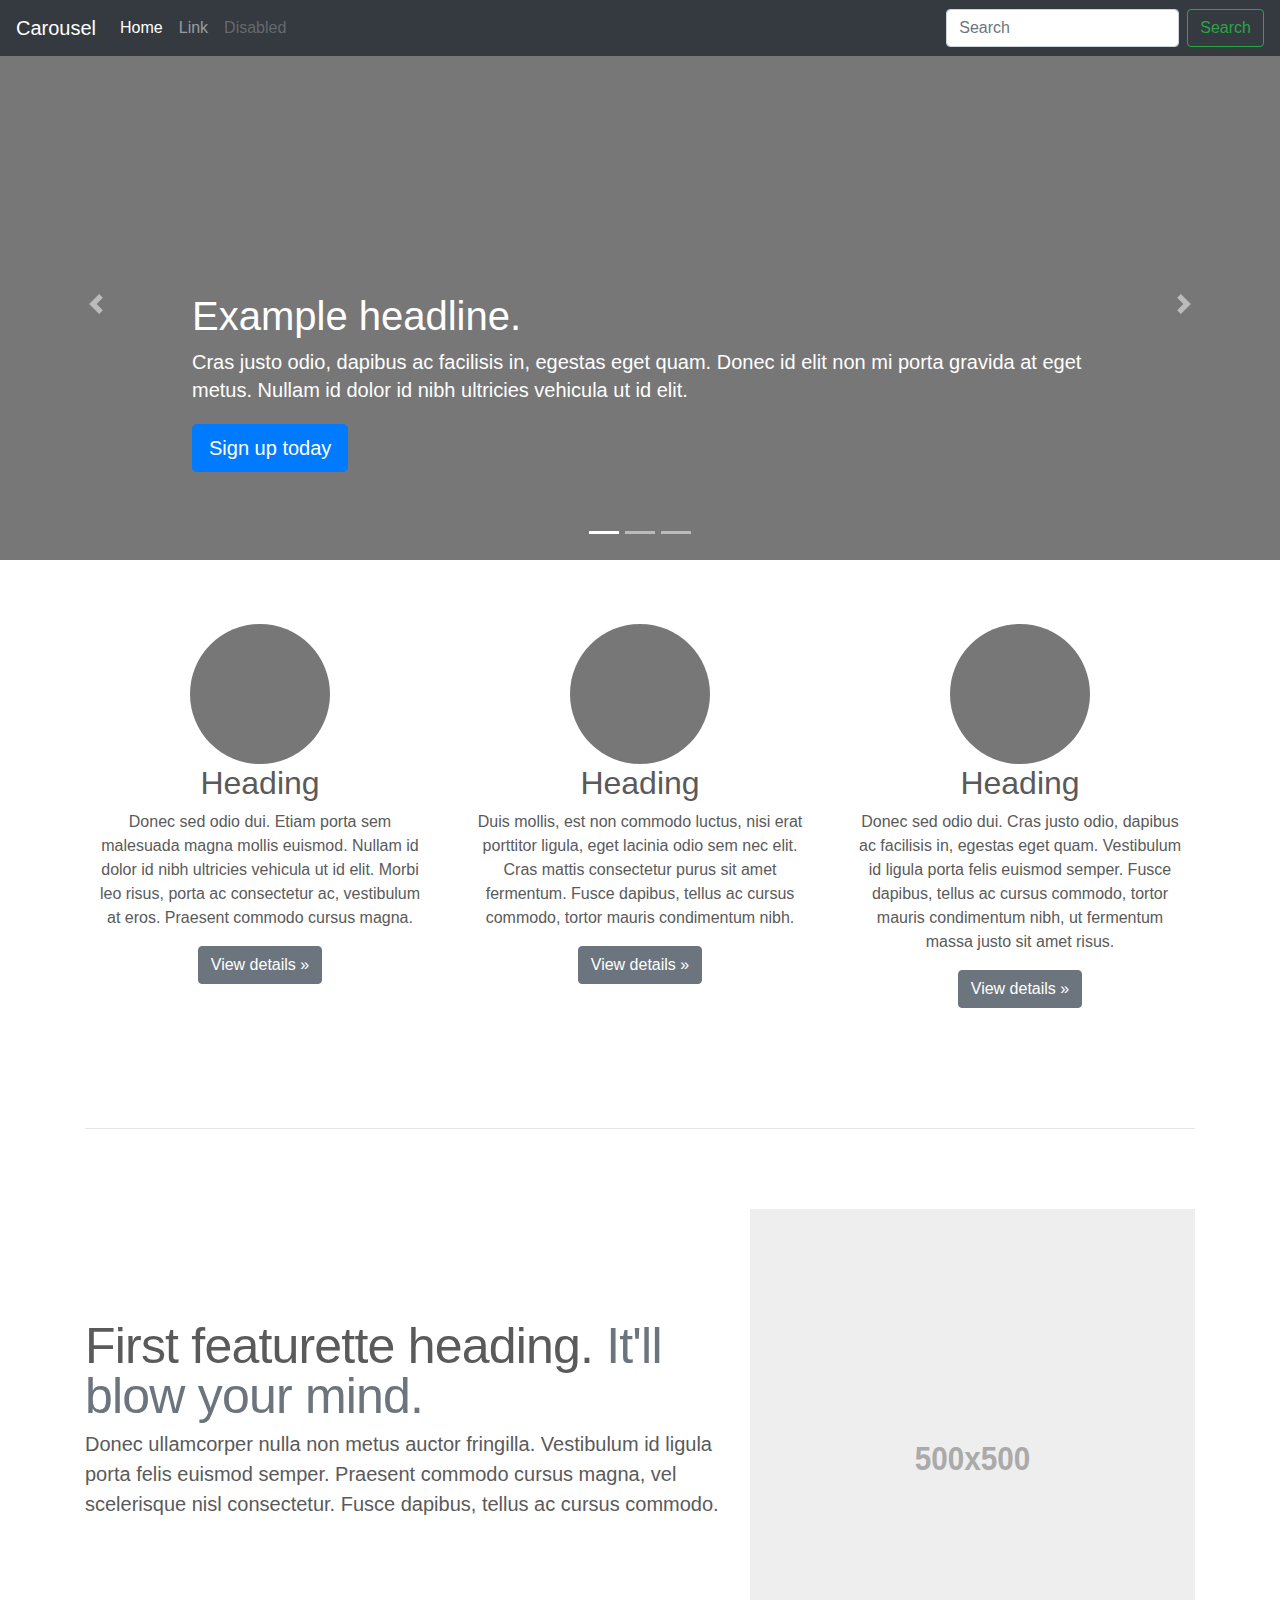
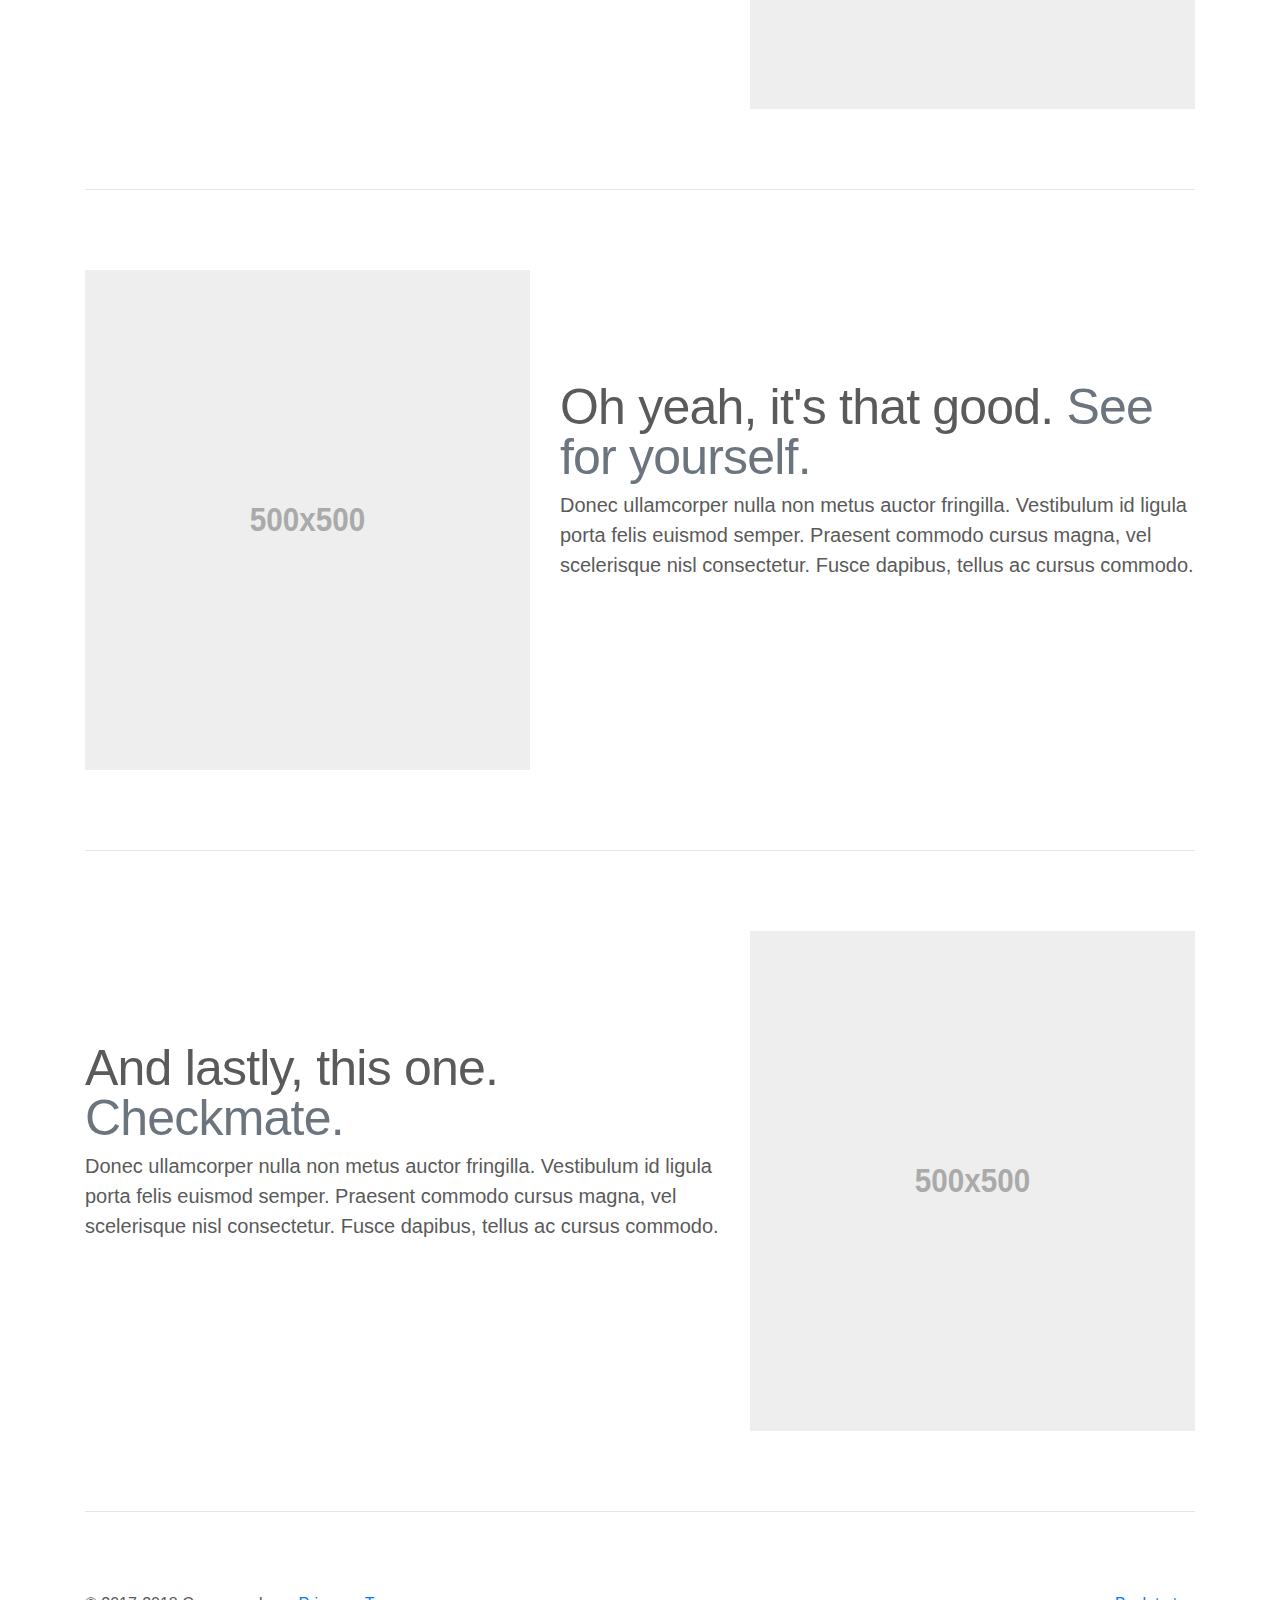
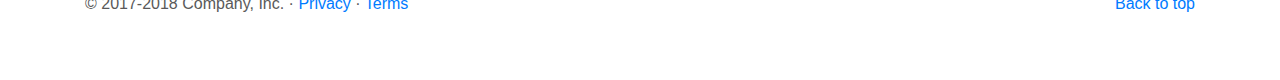
<file: bootstrap-4.0.0/bootstrap-4.0.0/docs/4.0/examples/carousel/index.html>
<!doctype html>
<html lang="en">
  <head>
    <meta charset="utf-8">
    <meta name="viewport" content="width=device-width, initial-scale=1, shrink-to-fit=no">
    <meta name="description" content="">
    <meta name="author" content="">
    <link rel="icon" href="../../../../favicon.ico">

    <title>Carousel Template for Bootstrap</title>

    <!-- Bootstrap core CSS -->
    <link href="../../../../dist/css/bootstrap.min.css" rel="stylesheet">

    <!-- Custom styles for this template -->
    <link href="carousel.css" rel="stylesheet">
  </head>
  <body>

    <header>
      <nav class="navbar navbar-expand-md navbar-dark fixed-top bg-dark">
        <a class="navbar-brand" href="#">Carousel</a>
        <button class="navbar-toggler" type="button" data-toggle="collapse" data-target="#navbarCollapse" aria-controls="navbarCollapse" aria-expanded="false" aria-label="Toggle navigation">
          <span class="navbar-toggler-icon"></span>
        </button>
        <div class="collapse navbar-collapse" id="navbarCollapse">
          <ul class="navbar-nav mr-auto">
            <li class="nav-item active">
              <a class="nav-link" href="#">Home <span class="sr-only">(current)</span></a>
            </li>
            <li class="nav-item">
              <a class="nav-link" href="#">Link</a>
            </li>
            <li class="nav-item">
              <a class="nav-link disabled" href="#">Disabled</a>
            </li>
          </ul>
          <form class="form-inline mt-2 mt-md-0">
            <input class="form-control mr-sm-2" type="text" placeholder="Search" aria-label="Search">
            <button class="btn btn-outline-success my-2 my-sm-0" type="submit">Search</button>
          </form>
        </div>
      </nav>
    </header>

    <main role="main">

      <div id="myCarousel" class="carousel slide" data-ride="carousel">
        <ol class="carousel-indicators">
          <li data-target="#myCarousel" data-slide-to="0" class="active"></li>
          <li data-target="#myCarousel" data-slide-to="1"></li>
          <li data-target="#myCarousel" data-slide-to="2"></li>
        </ol>
        <div class="carousel-inner">
          <div class="carousel-item active">
            <img class="first-slide" src="[data-uri]" alt="First slide">
            <div class="container">
              <div class="carousel-caption text-left">
                <h1>Example headline.</h1>
                <p>Cras justo odio, dapibus ac facilisis in, egestas eget quam. Donec id elit non mi porta gravida at eget metus. Nullam id dolor id nibh ultricies vehicula ut id elit.</p>
                <p><a class="btn btn-lg btn-primary" href="#" role="button">Sign up today</a></p>
              </div>
            </div>
          </div>
          <div class="carousel-item">
            <img class="second-slide" src="[data-uri]" alt="Second slide">
            <div class="container">
              <div class="carousel-caption">
                <h1>Another example headline.</h1>
                <p>Cras justo odio, dapibus ac facilisis in, egestas eget quam. Donec id elit non mi porta gravida at eget metus. Nullam id dolor id nibh ultricies vehicula ut id elit.</p>
                <p><a class="btn btn-lg btn-primary" href="#" role="button">Learn more</a></p>
              </div>
            </div>
          </div>
          <div class="carousel-item">
            <img class="third-slide" src="[data-uri]" alt="Third slide">
            <div class="container">
              <div class="carousel-caption text-right">
                <h1>One more for good measure.</h1>
                <p>Cras justo odio, dapibus ac facilisis in, egestas eget quam. Donec id elit non mi porta gravida at eget metus. Nullam id dolor id nibh ultricies vehicula ut id elit.</p>
                <p><a class="btn btn-lg btn-primary" href="#" role="button">Browse gallery</a></p>
              </div>
            </div>
          </div>
        </div>
        <a class="carousel-control-prev" href="#myCarousel" role="button" data-slide="prev">
          <span class="carousel-control-prev-icon" aria-hidden="true"></span>
          <span class="sr-only">Previous</span>
        </a>
        <a class="carousel-control-next" href="#myCarousel" role="button" data-slide="next">
          <span class="carousel-control-next-icon" aria-hidden="true"></span>
          <span class="sr-only">Next</span>
        </a>
      </div>


      <!-- Marketing messaging and featurettes
      ================================================== -->
      <!-- Wrap the rest of the page in another container to center all the content. -->

      <div class="container marketing">

        <!-- Three columns of text below the carousel -->
        <div class="row">
          <div class="col-lg-4">
            <img class="rounded-circle" src="[data-uri]" alt="Generic placeholder image" width="140" height="140">
            <h2>Heading</h2>
            <p>Donec sed odio dui. Etiam porta sem malesuada magna mollis euismod. Nullam id dolor id nibh ultricies vehicula ut id elit. Morbi leo risus, porta ac consectetur ac, vestibulum at eros. Praesent commodo cursus magna.</p>
            <p><a class="btn btn-secondary" href="#" role="button">View details &raquo;</a></p>
          </div><!-- /.col-lg-4 -->
          <div class="col-lg-4">
            <img class="rounded-circle" src="[data-uri]" alt="Generic placeholder image" width="140" height="140">
            <h2>Heading</h2>
            <p>Duis mollis, est non commodo luctus, nisi erat porttitor ligula, eget lacinia odio sem nec elit. Cras mattis consectetur purus sit amet fermentum. Fusce dapibus, tellus ac cursus commodo, tortor mauris condimentum nibh.</p>
            <p><a class="btn btn-secondary" href="#" role="button">View details &raquo;</a></p>
          </div><!-- /.col-lg-4 -->
          <div class="col-lg-4">
            <img class="rounded-circle" src="[data-uri]" alt="Generic placeholder image" width="140" height="140">
            <h2>Heading</h2>
            <p>Donec sed odio dui. Cras justo odio, dapibus ac facilisis in, egestas eget quam. Vestibulum id ligula porta felis euismod semper. Fusce dapibus, tellus ac cursus commodo, tortor mauris condimentum nibh, ut fermentum massa justo sit amet risus.</p>
            <p><a class="btn btn-secondary" href="#" role="button">View details &raquo;</a></p>
          </div><!-- /.col-lg-4 -->
        </div><!-- /.row -->


        <!-- START THE FEATURETTES -->

        <hr class="featurette-divider">

        <div class="row featurette">
          <div class="col-md-7">
            <h2 class="featurette-heading">First featurette heading. <span class="text-muted">It'll blow your mind.</span></h2>
            <p class="lead">Donec ullamcorper nulla non metus auctor fringilla. Vestibulum id ligula porta felis euismod semper. Praesent commodo cursus magna, vel scelerisque nisl consectetur. Fusce dapibus, tellus ac cursus commodo.</p>
          </div>
          <div class="col-md-5">
            <img class="featurette-image img-fluid mx-auto" data-src="holder.js/500x500/auto" alt="Generic placeholder image">
          </div>
        </div>

        <hr class="featurette-divider">

        <div class="row featurette">
          <div class="col-md-7 order-md-2">
            <h2 class="featurette-heading">Oh yeah, it's that good. <span class="text-muted">See for yourself.</span></h2>
            <p class="lead">Donec ullamcorper nulla non metus auctor fringilla. Vestibulum id ligula porta felis euismod semper. Praesent commodo cursus magna, vel scelerisque nisl consectetur. Fusce dapibus, tellus ac cursus commodo.</p>
          </div>
          <div class="col-md-5 order-md-1">
            <img class="featurette-image img-fluid mx-auto" data-src="holder.js/500x500/auto" alt="Generic placeholder image">
          </div>
        </div>

        <hr class="featurette-divider">

        <div class="row featurette">
          <div class="col-md-7">
            <h2 class="featurette-heading">And lastly, this one. <span class="text-muted">Checkmate.</span></h2>
            <p class="lead">Donec ullamcorper nulla non metus auctor fringilla. Vestibulum id ligula porta felis euismod semper. Praesent commodo cursus magna, vel scelerisque nisl consectetur. Fusce dapibus, tellus ac cursus commodo.</p>
          </div>
          <div class="col-md-5">
            <img class="featurette-image img-fluid mx-auto" data-src="holder.js/500x500/auto" alt="Generic placeholder image">
          </div>
        </div>

        <hr class="featurette-divider">

        <!-- /END THE FEATURETTES -->

      </div><!-- /.container -->


      <!-- FOOTER -->
      <footer class="container">
        <p class="float-right"><a href="#">Back to top</a></p>
        <p>&copy; 2017-2018 Company, Inc. &middot; <a href="#">Privacy</a> &middot; <a href="#">Terms</a></p>
      </footer>
    </main>

    <!-- Bootstrap core JavaScript
    ================================================== -->
    <!-- Placed at the end of the document so the pages load faster -->
    <script src="https://code.jquery.com/jquery-3.2.1.slim.min.js" integrity="sha384-KJ3o2DKtIkvYIK3UENzmM7KCkRr/rE9/Qpg6aAZGJwFDMVNA/GpGFF93hXpG5KkN" crossorigin="anonymous"></script>
    <script>window.jQuery || document.write('<script src="../../../../assets/js/vendor/jquery-slim.min.js"><\/script>')</script>
    <script src="../../../../assets/js/vendor/popper.min.js"></script>
    <script src="../../../../dist/js/bootstrap.min.js"></script>
    <!-- Just to make our placeholder images work. Don't actually copy the next line! -->
    <script src="../../../../assets/js/vendor/holder.min.js"></script>
  </body>
</html>
</file>
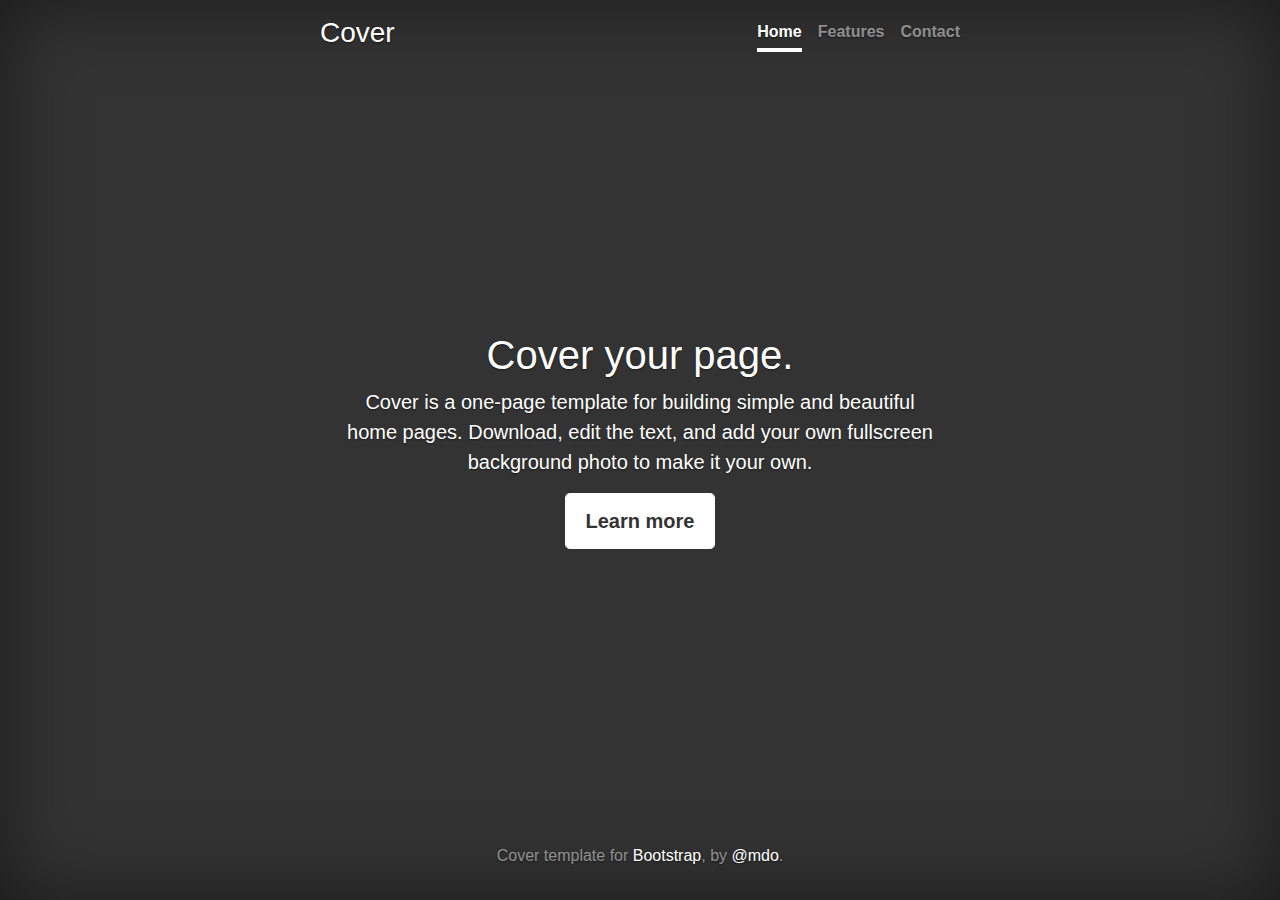
<file: bootstrap-4.0.0/bootstrap-4.0.0/docs/4.0/examples/cover/index.html>
<!doctype html>
<html lang="en">
  <head>
    <meta charset="utf-8">
    <meta name="viewport" content="width=device-width, initial-scale=1, shrink-to-fit=no">
    <meta name="description" content="">
    <meta name="author" content="">
    <link rel="icon" href="../../../../favicon.ico">

    <title>Cover Template for Bootstrap</title>

    <!-- Bootstrap core CSS -->
    <link href="../../../../dist/css/bootstrap.min.css" rel="stylesheet">

    <!-- Custom styles for this template -->
    <link href="cover.css" rel="stylesheet">
  </head>

  <body class="text-center">

    <div class="cover-container d-flex h-100 p-3 mx-auto flex-column">
      <header class="masthead mb-auto">
        <div class="inner">
          <h3 class="masthead-brand">Cover</h3>
          <nav class="nav nav-masthead justify-content-center">
            <a class="nav-link active" href="#">Home</a>
            <a class="nav-link" href="#">Features</a>
            <a class="nav-link" href="#">Contact</a>
          </nav>
        </div>
      </header>

      <main role="main" class="inner cover">
        <h1 class="cover-heading">Cover your page.</h1>
        <p class="lead">Cover is a one-page template for building simple and beautiful home pages. Download, edit the text, and add your own fullscreen background photo to make it your own.</p>
        <p class="lead">
          <a href="#" class="btn btn-lg btn-secondary">Learn more</a>
        </p>
      </main>

      <footer class="mastfoot mt-auto">
        <div class="inner">
          <p>Cover template for <a href="https://getbootstrap.com/">Bootstrap</a>, by <a href="https://twitter.com/mdo">@mdo</a>.</p>
        </div>
      </footer>
    </div>


    <!-- Bootstrap core JavaScript
    ================================================== -->
    <!-- Placed at the end of the document so the pages load faster -->
    <script src="https://code.jquery.com/jquery-3.2.1.slim.min.js" integrity="sha384-KJ3o2DKtIkvYIK3UENzmM7KCkRr/rE9/Qpg6aAZGJwFDMVNA/GpGFF93hXpG5KkN" crossorigin="anonymous"></script>
    <script>window.jQuery || document.write('<script src="../../../../assets/js/vendor/jquery-slim.min.js"><\/script>')</script>
    <script src="../../../../assets/js/vendor/popper.min.js"></script>
    <script src="../../../../dist/js/bootstrap.min.js"></script>
  </body>
</html>
</file>
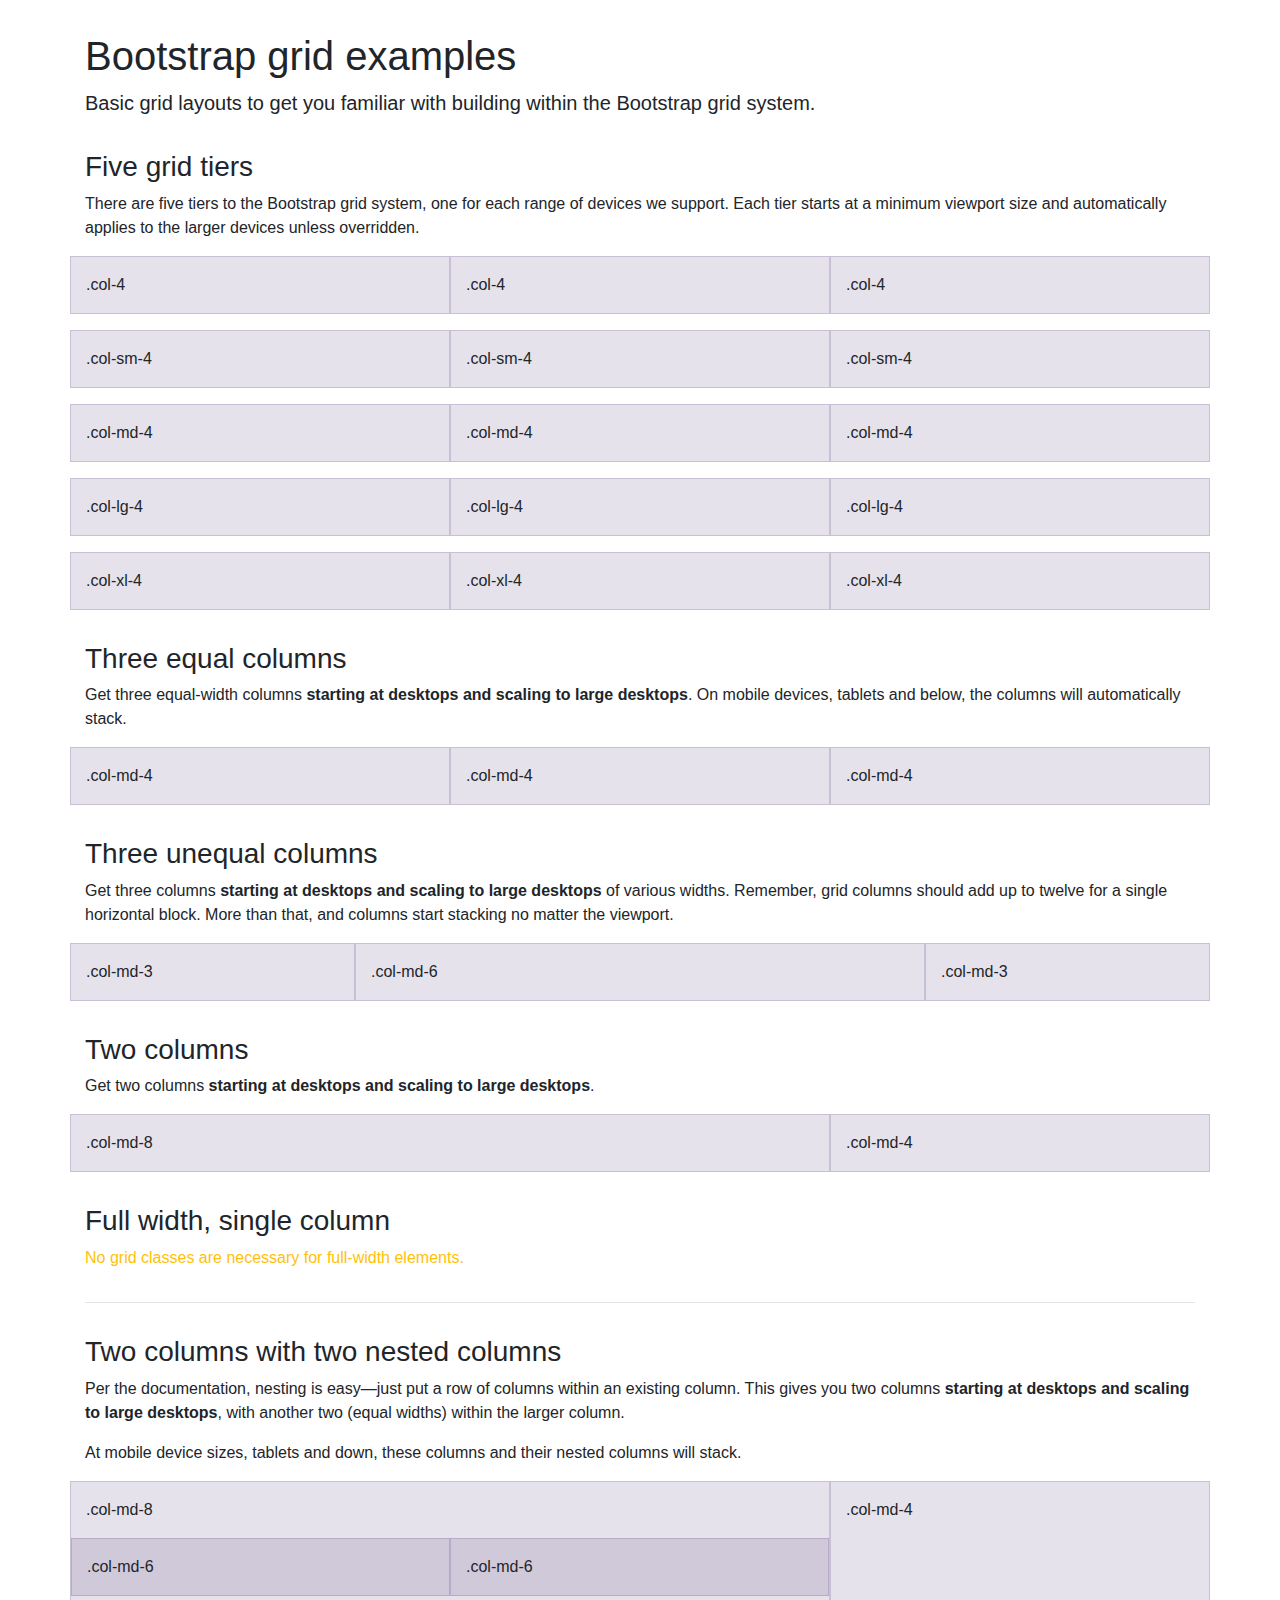
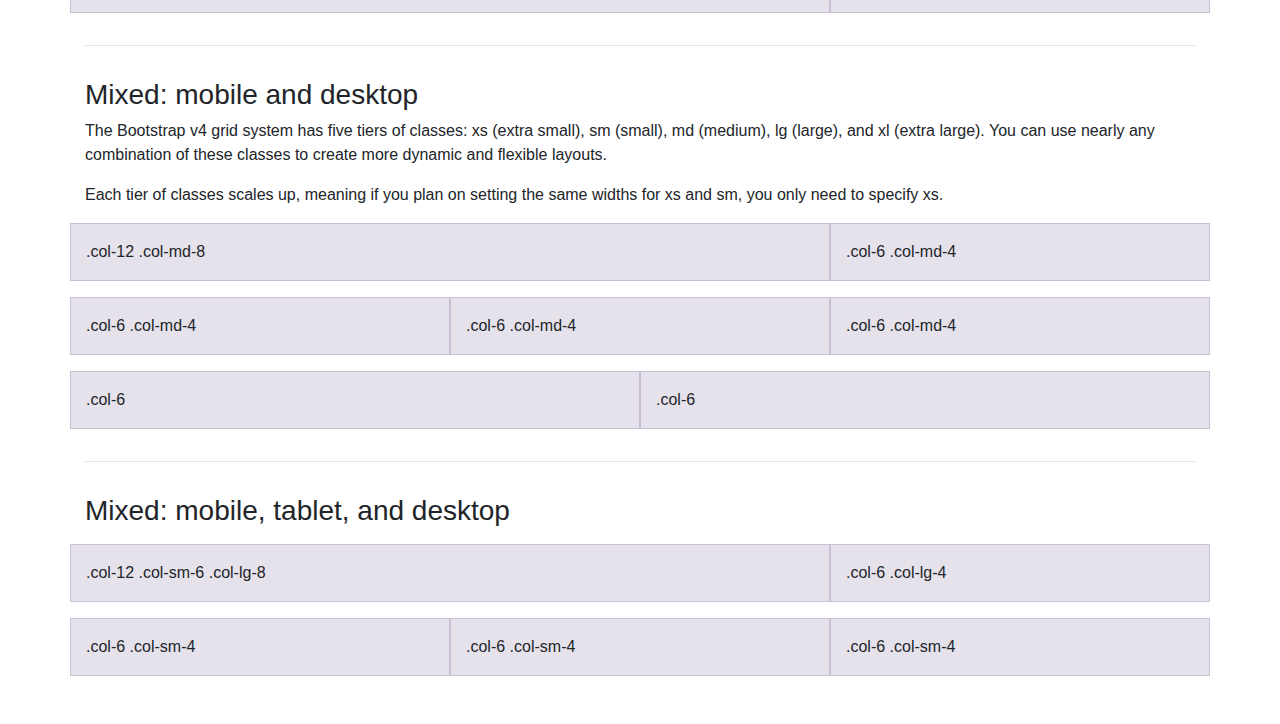
<file: bootstrap-4.0.0/bootstrap-4.0.0/docs/4.0/examples/grid/index.html>
<!doctype html>
<html lang="en">
  <head>
    <meta charset="utf-8">
    <meta name="viewport" content="width=device-width, initial-scale=1, shrink-to-fit=no">
    <meta name="description" content="">
    <meta name="author" content="">
    <link rel="icon" href="../../../../favicon.ico">

    <title>Grid Template for Bootstrap</title>

    <!-- Bootstrap core CSS -->
    <link href="../../../../dist/css/bootstrap.min.css" rel="stylesheet">

    <!-- Custom styles for this template -->
    <link href="grid.css" rel="stylesheet">
  </head>

  <body>
    <div class="container">

      <h1>Bootstrap grid examples</h1>
      <p class="lead">Basic grid layouts to get you familiar with building within the Bootstrap grid system.</p>

      <h3>Five grid tiers</h3>
      <p>There are five tiers to the Bootstrap grid system, one for each range of devices we support. Each tier starts at a minimum viewport size and automatically applies to the larger devices unless overridden.</p>

      <div class="row">
        <div class="col-4">.col-4</div>
        <div class="col-4">.col-4</div>
        <div class="col-4">.col-4</div>
      </div>

      <div class="row">
        <div class="col-sm-4">.col-sm-4</div>
        <div class="col-sm-4">.col-sm-4</div>
        <div class="col-sm-4">.col-sm-4</div>
      </div>

      <div class="row">
        <div class="col-md-4">.col-md-4</div>
        <div class="col-md-4">.col-md-4</div>
        <div class="col-md-4">.col-md-4</div>
      </div>

      <div class="row">
        <div class="col-lg-4">.col-lg-4</div>
        <div class="col-lg-4">.col-lg-4</div>
        <div class="col-lg-4">.col-lg-4</div>
      </div>

      <div class="row">
        <div class="col-xl-4">.col-xl-4</div>
        <div class="col-xl-4">.col-xl-4</div>
        <div class="col-xl-4">.col-xl-4</div>
      </div>

      <h3>Three equal columns</h3>
      <p>Get three equal-width columns <strong>starting at desktops and scaling to large desktops</strong>. On mobile devices, tablets and below, the columns will automatically stack.</p>
      <div class="row">
        <div class="col-md-4">.col-md-4</div>
        <div class="col-md-4">.col-md-4</div>
        <div class="col-md-4">.col-md-4</div>
      </div>

      <h3>Three unequal columns</h3>
      <p>Get three columns <strong>starting at desktops and scaling to large desktops</strong> of various widths. Remember, grid columns should add up to twelve for a single horizontal block. More than that, and columns start stacking no matter the viewport.</p>
      <div class="row">
        <div class="col-md-3">.col-md-3</div>
        <div class="col-md-6">.col-md-6</div>
        <div class="col-md-3">.col-md-3</div>
      </div>

      <h3>Two columns</h3>
      <p>Get two columns <strong>starting at desktops and scaling to large desktops</strong>.</p>
      <div class="row">
        <div class="col-md-8">.col-md-8</div>
        <div class="col-md-4">.col-md-4</div>
      </div>

      <h3>Full width, single column</h3>
      <p class="text-warning">No grid classes are necessary for full-width elements.</p>

      <hr>

      <h3>Two columns with two nested columns</h3>
      <p>Per the documentation, nesting is easy—just put a row of columns within an existing column. This gives you two columns <strong>starting at desktops and scaling to large desktops</strong>, with another two (equal widths) within the larger column.</p>
      <p>At mobile device sizes, tablets and down, these columns and their nested columns will stack.</p>
      <div class="row">
        <div class="col-md-8">
          .col-md-8
          <div class="row">
            <div class="col-md-6">.col-md-6</div>
            <div class="col-md-6">.col-md-6</div>
          </div>
        </div>
        <div class="col-md-4">.col-md-4</div>
      </div>

      <hr>

      <h3>Mixed: mobile and desktop</h3>
      <p>The Bootstrap v4 grid system has five tiers of classes: xs (extra small), sm (small), md (medium), lg (large), and xl (extra large). You can use nearly any combination of these classes to create more dynamic and flexible layouts.</p>
      <p>Each tier of classes scales up, meaning if you plan on setting the same widths for xs and sm, you only need to specify xs.</p>
      <div class="row">
        <div class="col-12 col-md-8">.col-12 .col-md-8</div>
        <div class="col-6 col-md-4">.col-6 .col-md-4</div>
      </div>
      <div class="row">
        <div class="col-6 col-md-4">.col-6 .col-md-4</div>
        <div class="col-6 col-md-4">.col-6 .col-md-4</div>
        <div class="col-6 col-md-4">.col-6 .col-md-4</div>
      </div>
      <div class="row">
        <div class="col-6">.col-6</div>
        <div class="col-6">.col-6</div>
      </div>

      <hr>

      <h3>Mixed: mobile, tablet, and desktop</h3>
      <p></p>
      <div class="row">
        <div class="col-12 col-sm-6 col-lg-8">.col-12 .col-sm-6 .col-lg-8</div>
        <div class="col-6 col-lg-4">.col-6 .col-lg-4</div>
      </div>
      <div class="row">
        <div class="col-6 col-sm-4">.col-6 .col-sm-4</div>
        <div class="col-6 col-sm-4">.col-6 .col-sm-4</div>
        <div class="col-6 col-sm-4">.col-6 .col-sm-4</div>
      </div>

    </div> <!-- /container -->
  </body>
</html>
</file>
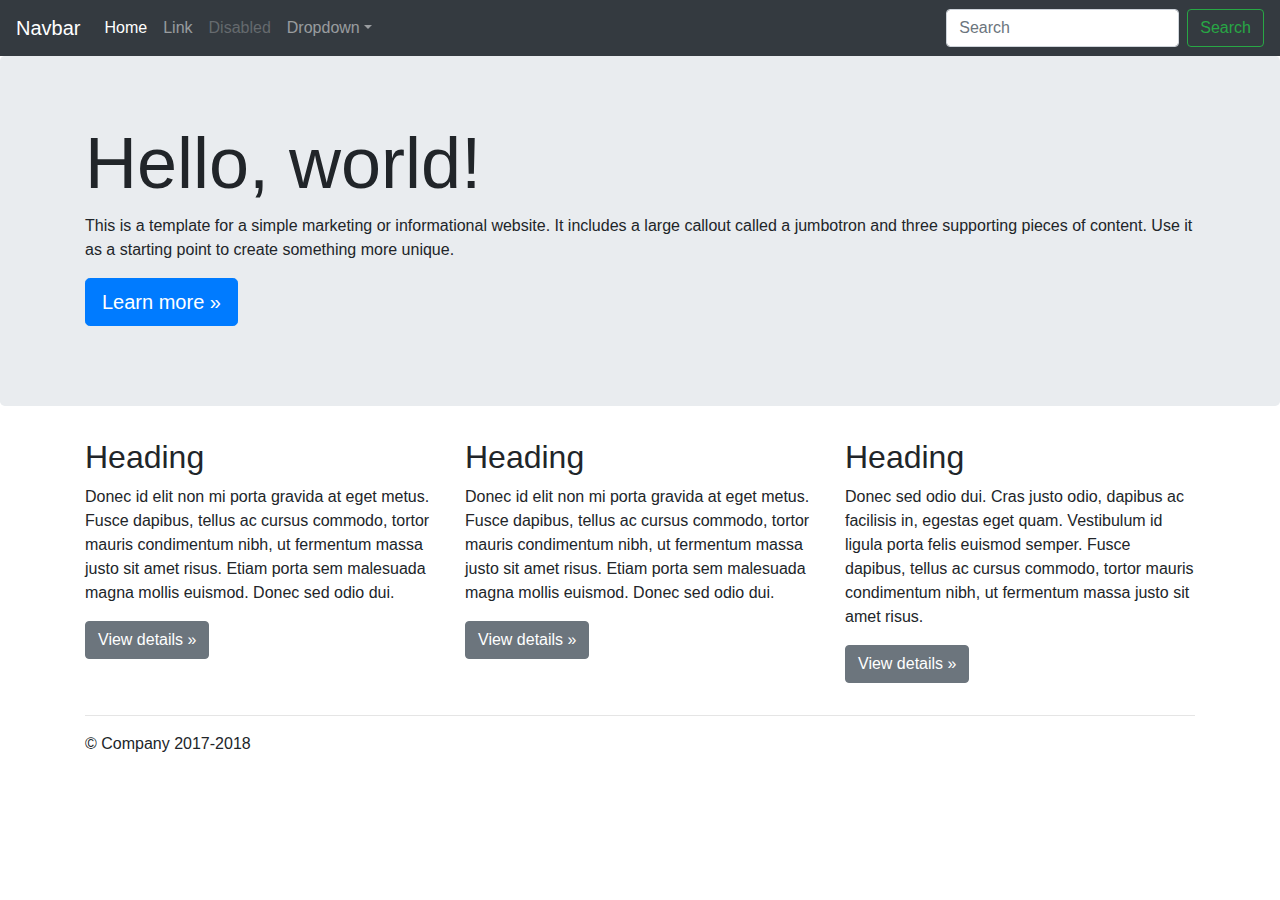
<file: bootstrap-4.0.0/bootstrap-4.0.0/docs/4.0/examples/jumbotron/index.html>
<!doctype html>
<html lang="en">
  <head>
    <meta charset="utf-8">
    <meta name="viewport" content="width=device-width, initial-scale=1, shrink-to-fit=no">
    <meta name="description" content="">
    <meta name="author" content="">
    <link rel="icon" href="../../../../favicon.ico">

    <title>Jumbotron Template for Bootstrap</title>

    <!-- Bootstrap core CSS -->
    <link href="../../../../dist/css/bootstrap.min.css" rel="stylesheet">

    <!-- Custom styles for this template -->
    <link href="jumbotron.css" rel="stylesheet">
  </head>

  <body>

    <nav class="navbar navbar-expand-md navbar-dark fixed-top bg-dark">
      <a class="navbar-brand" href="#">Navbar</a>
      <button class="navbar-toggler" type="button" data-toggle="collapse" data-target="#navbarsExampleDefault" aria-controls="navbarsExampleDefault" aria-expanded="false" aria-label="Toggle navigation">
        <span class="navbar-toggler-icon"></span>
      </button>

      <div class="collapse navbar-collapse" id="navbarsExampleDefault">
        <ul class="navbar-nav mr-auto">
          <li class="nav-item active">
            <a class="nav-link" href="#">Home <span class="sr-only">(current)</span></a>
          </li>
          <li class="nav-item">
            <a class="nav-link" href="#">Link</a>
          </li>
          <li class="nav-item">
            <a class="nav-link disabled" href="#">Disabled</a>
          </li>
          <li class="nav-item dropdown">
            <a class="nav-link dropdown-toggle" href="http://example.com" id="dropdown01" data-toggle="dropdown" aria-haspopup="true" aria-expanded="false">Dropdown</a>
            <div class="dropdown-menu" aria-labelledby="dropdown01">
              <a class="dropdown-item" href="#">Action</a>
              <a class="dropdown-item" href="#">Another action</a>
              <a class="dropdown-item" href="#">Something else here</a>
            </div>
          </li>
        </ul>
        <form class="form-inline my-2 my-lg-0">
          <input class="form-control mr-sm-2" type="text" placeholder="Search" aria-label="Search">
          <button class="btn btn-outline-success my-2 my-sm-0" type="submit">Search</button>
        </form>
      </div>
    </nav>

    <main role="main">

      <!-- Main jumbotron for a primary marketing message or call to action -->
      <div class="jumbotron">
        <div class="container">
          <h1 class="display-3">Hello, world!</h1>
          <p>This is a template for a simple marketing or informational website. It includes a large callout called a jumbotron and three supporting pieces of content. Use it as a starting point to create something more unique.</p>
          <p><a class="btn btn-primary btn-lg" href="#" role="button">Learn more &raquo;</a></p>
        </div>
      </div>

      <div class="container">
        <!-- Example row of columns -->
        <div class="row">
          <div class="col-md-4">
            <h2>Heading</h2>
            <p>Donec id elit non mi porta gravida at eget metus. Fusce dapibus, tellus ac cursus commodo, tortor mauris condimentum nibh, ut fermentum massa justo sit amet risus. Etiam porta sem malesuada magna mollis euismod. Donec sed odio dui. </p>
            <p><a class="btn btn-secondary" href="#" role="button">View details &raquo;</a></p>
          </div>
          <div class="col-md-4">
            <h2>Heading</h2>
            <p>Donec id elit non mi porta gravida at eget metus. Fusce dapibus, tellus ac cursus commodo, tortor mauris condimentum nibh, ut fermentum massa justo sit amet risus. Etiam porta sem malesuada magna mollis euismod. Donec sed odio dui. </p>
            <p><a class="btn btn-secondary" href="#" role="button">View details &raquo;</a></p>
          </div>
          <div class="col-md-4">
            <h2>Heading</h2>
            <p>Donec sed odio dui. Cras justo odio, dapibus ac facilisis in, egestas eget quam. Vestibulum id ligula porta felis euismod semper. Fusce dapibus, tellus ac cursus commodo, tortor mauris condimentum nibh, ut fermentum massa justo sit amet risus.</p>
            <p><a class="btn btn-secondary" href="#" role="button">View details &raquo;</a></p>
          </div>
        </div>

        <hr>

      </div> <!-- /container -->

    </main>

    <footer class="container">
      <p>&copy; Company 2017-2018</p>
    </footer>

    <!-- Bootstrap core JavaScript
    ================================================== -->
    <!-- Placed at the end of the document so the pages load faster -->
    <script src="https://code.jquery.com/jquery-3.2.1.slim.min.js" integrity="sha384-KJ3o2DKtIkvYIK3UENzmM7KCkRr/rE9/Qpg6aAZGJwFDMVNA/GpGFF93hXpG5KkN" crossorigin="anonymous"></script>
    <script>window.jQuery || document.write('<script src="../../../../assets/js/vendor/jquery-slim.min.js"><\/script>')</script>
    <script src="../../../../assets/js/vendor/popper.min.js"></script>
    <script src="../../../../dist/js/bootstrap.min.js"></script>
  </body>
</html>
</file>
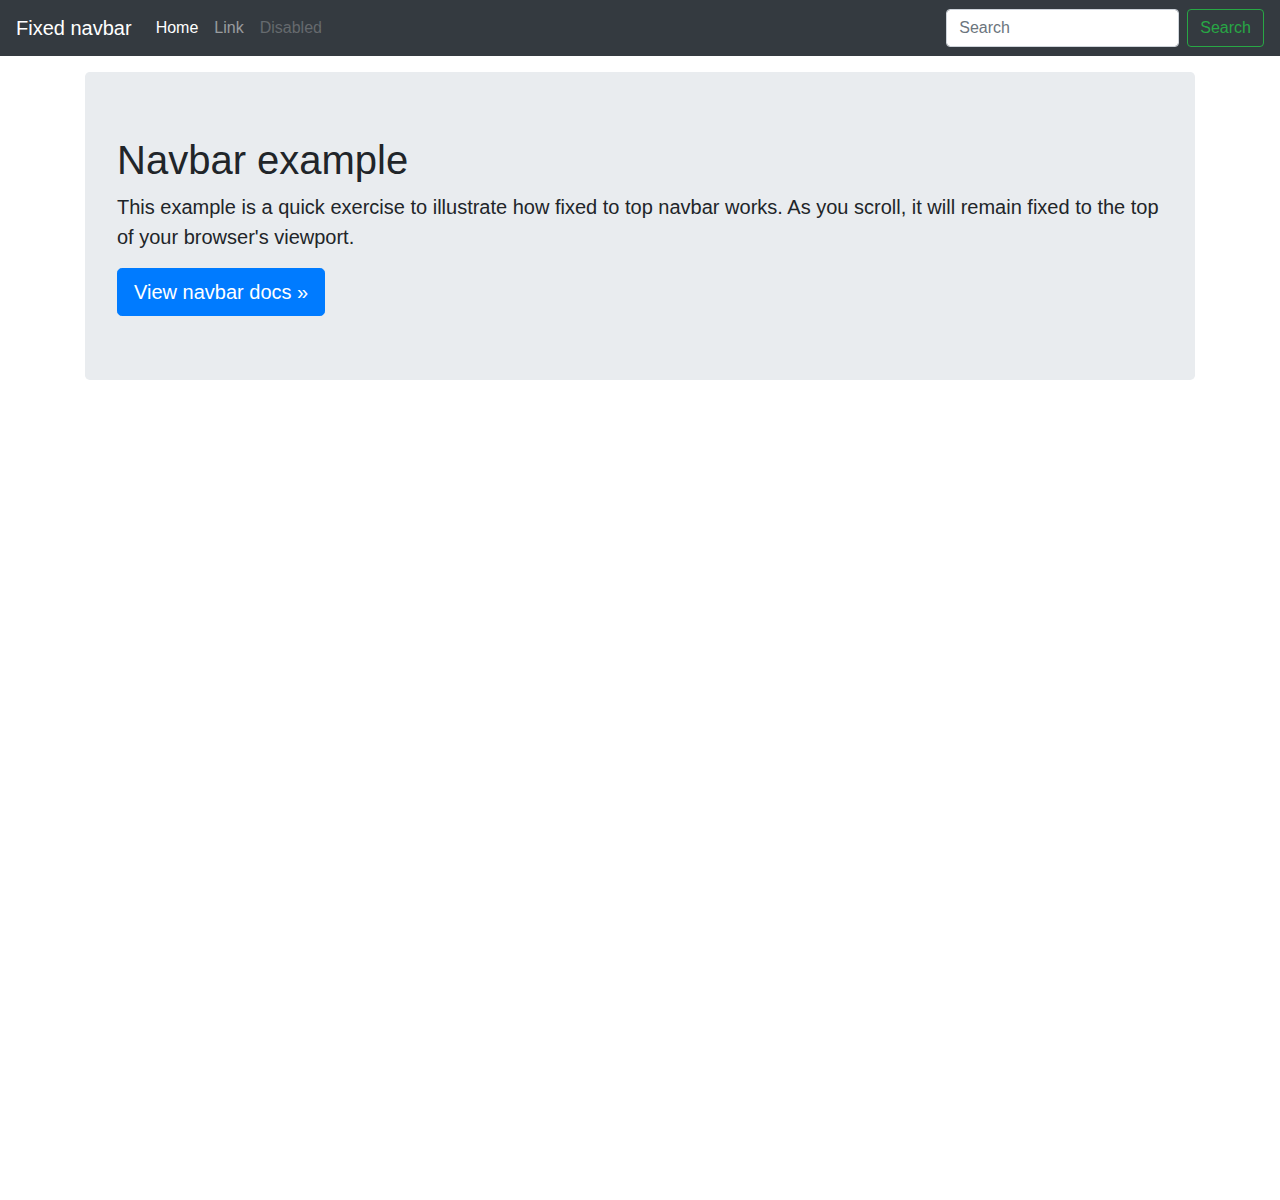
<file: bootstrap-4.0.0/bootstrap-4.0.0/docs/4.0/examples/navbar-fixed/index.html>
<!doctype html>
<html lang="en">
  <head>
    <meta charset="utf-8">
    <meta name="viewport" content="width=device-width, initial-scale=1, shrink-to-fit=no">
    <meta name="description" content="">
    <meta name="author" content="">
    <link rel="icon" href="../../../../favicon.ico">

    <title>Fixed top navbar example for Bootstrap</title>

    <!-- Bootstrap core CSS -->
    <link href="../../../../dist/css/bootstrap.min.css" rel="stylesheet">

    <!-- Custom styles for this template -->
    <link href="navbar-top-fixed.css" rel="stylesheet">
  </head>

  <body>

    <nav class="navbar navbar-expand-md navbar-dark fixed-top bg-dark">
      <a class="navbar-brand" href="#">Fixed navbar</a>
      <button class="navbar-toggler" type="button" data-toggle="collapse" data-target="#navbarCollapse" aria-controls="navbarCollapse" aria-expanded="false" aria-label="Toggle navigation">
        <span class="navbar-toggler-icon"></span>
      </button>
      <div class="collapse navbar-collapse" id="navbarCollapse">
        <ul class="navbar-nav mr-auto">
          <li class="nav-item active">
            <a class="nav-link" href="#">Home <span class="sr-only">(current)</span></a>
          </li>
          <li class="nav-item">
            <a class="nav-link" href="#">Link</a>
          </li>
          <li class="nav-item">
            <a class="nav-link disabled" href="#">Disabled</a>
          </li>
        </ul>
        <form class="form-inline mt-2 mt-md-0">
          <input class="form-control mr-sm-2" type="text" placeholder="Search" aria-label="Search">
          <button class="btn btn-outline-success my-2 my-sm-0" type="submit">Search</button>
        </form>
      </div>
    </nav>

    <main role="main" class="container">
      <div class="jumbotron">
        <h1>Navbar example</h1>
        <p class="lead">This example is a quick exercise to illustrate how fixed to top navbar works. As you scroll, it will remain fixed to the top of your browser's viewport.</p>
        <a class="btn btn-lg btn-primary" href="../../components/navbar/" role="button">View navbar docs &raquo;</a>
      </div>
    </main>

    <!-- Bootstrap core JavaScript
    ================================================== -->
    <!-- Placed at the end of the document so the pages load faster -->
    <script src="https://code.jquery.com/jquery-3.2.1.slim.min.js" integrity="sha384-KJ3o2DKtIkvYIK3UENzmM7KCkRr/rE9/Qpg6aAZGJwFDMVNA/GpGFF93hXpG5KkN" crossorigin="anonymous"></script>
    <script>window.jQuery || document.write('<script src="../../../../assets/js/vendor/jquery-slim.min.js"><\/script>')</script>
    <script src="../../../../assets/js/vendor/popper.min.js"></script>
    <script src="../../../../dist/js/bootstrap.min.js"></script>
  </body>
</html>
</file>
<file: bootstrap-4.0.0/bootstrap-4.0.0/docs/4.0/examples/album/album.css>
:root {
  --jumbotron-padding-y: 3rem;
}

.jumbotron {
  padding-top: var(--jumbotron-padding-y);
  padding-bottom: var(--jumbotron-padding-y);
  margin-bottom: 0;
  background-color: #fff;
}
@media (min-width: 768px) {
  .jumbotron {
    padding-top: calc(var(--jumbotron-padding-y) * 2);
    padding-bottom: calc(var(--jumbotron-padding-y) * 2);
  }
}

.jumbotron p:last-child {
  margin-bottom: 0;
}

.jumbotron-heading {
  font-weight: 300;
}

.jumbotron .container {
  max-width: 40rem;
}

footer {
  padding-top: 3rem;
  padding-bottom: 3rem;
}

footer p {
  margin-bottom: .25rem;
}

.box-shadow { box-shadow: 0 .25rem .75rem rgba(0, 0, 0, .05); }
</file>
<file: bootstrap-4.0.0/bootstrap-4.0.0/docs/4.0/examples/blog/blog.css>
/* stylelint-disable selector-list-comma-newline-after */

.blog-header {
  line-height: 1;
  border-bottom: 1px solid #e5e5e5;
}

.blog-header-logo {
  font-family: "Playfair Display", Georgia, "Times New Roman", serif;
  font-size: 2.25rem;
}

.blog-header-logo:hover {
  text-decoration: none;
}

h1, h2, h3, h4, h5, h6 {
  font-family: "Playfair Display", Georgia, "Times New Roman", serif;
}

.display-4 {
  font-size: 2.5rem;
}
@media (min-width: 768px) {
  .display-4 {
    font-size: 3rem;
  }
}

.nav-scroller {
  position: relative;
  z-index: 2;
  height: 2.75rem;
  overflow-y: hidden;
}

.nav-scroller .nav {
  display: -webkit-box;
  display: -ms-flexbox;
  display: flex;
  -ms-flex-wrap: nowrap;
  flex-wrap: nowrap;
  padding-bottom: 1rem;
  margin-top: -1px;
  overflow-x: auto;
  text-align: center;
  white-space: nowrap;
  -webkit-overflow-scrolling: touch;
}

.nav-scroller .nav-link {
  padding-top: .75rem;
  padding-bottom: .75rem;
  font-size: .875rem;
}

.card-img-right {
  height: 100%;
  border-radius: 0 3px 3px 0;
}

.flex-auto {
  -ms-flex: 0 0 auto;
  -webkit-box-flex: 0;
  flex: 0 0 auto;
}

.h-250 { height: 250px; }
@media (min-width: 768px) {
  .h-md-250 { height: 250px; }
}

.border-top { border-top: 1px solid #e5e5e5; }
.border-bottom { border-bottom: 1px solid #e5e5e5; }

.box-shadow { box-shadow: 0 .25rem .75rem rgba(0, 0, 0, .05); }

/*
 * Blog name and description
 */
.blog-title {
  margin-bottom: 0;
  font-size: 2rem;
  font-weight: 400;
}
.blog-description {
  font-size: 1.1rem;
  color: #999;
}

@media (min-width: 40em) {
  .blog-title {
    font-size: 3.5rem;
  }
}

/* Pagination */
.blog-pagination {
  margin-bottom: 4rem;
}
.blog-pagination > .btn {
  border-radius: 2rem;
}

/*
 * Blog posts
 */
.blog-post {
  margin-bottom: 4rem;
}
.blog-post-title {
  margin-bottom: .25rem;
  font-size: 2.5rem;
}
.blog-post-meta {
  margin-bottom: 1.25rem;
  color: #999;
}

/*
 * Footer
 */
.blog-footer {
  padding: 2.5rem 0;
  color: #999;
  text-align: center;
  background-color: #f9f9f9;
  border-top: .05rem solid #e5e5e5;
}
.blog-footer p:last-child {
  margin-bottom: 0;
}
</file>
<file: bootstrap-4.0.0/bootstrap-4.0.0/docs/4.0/examples/carousel/carousel.css>
/* GLOBAL STYLES
-------------------------------------------------- */
/* Padding below the footer and lighter body text */

body {
  padding-top: 3rem;
  padding-bottom: 3rem;
  color: #5a5a5a;
}


/* CUSTOMIZE THE CAROUSEL
-------------------------------------------------- */

/* Carousel base class */
.carousel {
  margin-bottom: 4rem;
}
/* Since positioning the image, we need to help out the caption */
.carousel-caption {
  bottom: 3rem;
  z-index: 10;
}

/* Declare heights because of positioning of img element */
.carousel-item {
  height: 32rem;
  background-color: #777;
}
.carousel-item > img {
  position: absolute;
  top: 0;
  left: 0;
  min-width: 100%;
  height: 32rem;
}


/* MARKETING CONTENT
-------------------------------------------------- */

/* Center align the text within the three columns below the carousel */
.marketing .col-lg-4 {
  margin-bottom: 1.5rem;
  text-align: center;
}
.marketing h2 {
  font-weight: 400;
}
.marketing .col-lg-4 p {
  margin-right: .75rem;
  margin-left: .75rem;
}


/* Featurettes
------------------------- */

.featurette-divider {
  margin: 5rem 0; /* Space out the Bootstrap <hr> more */
}

/* Thin out the marketing headings */
.featurette-heading {
  font-weight: 300;
  line-height: 1;
  letter-spacing: -.05rem;
}


/* RESPONSIVE CSS
-------------------------------------------------- */

@media (min-width: 40em) {
  /* Bump up size of carousel content */
  .carousel-caption p {
    margin-bottom: 1.25rem;
    font-size: 1.25rem;
    line-height: 1.4;
  }

  .featurette-heading {
    font-size: 50px;
  }
}

@media (min-width: 62em) {
  .featurette-heading {
    margin-top: 7rem;
  }
}
</file>
<file: bootstrap-4.0.0/bootstrap-4.0.0/docs/4.0/examples/cover/cover.css>
/*
 * Globals
 */

/* Links */
a,
a:focus,
a:hover {
  color: #fff;
}

/* Custom default button */
.btn-secondary,
.btn-secondary:hover,
.btn-secondary:focus {
  color: #333;
  text-shadow: none; /* Prevent inheritance from `body` */
  background-color: #fff;
  border: .05rem solid #fff;
}


/*
 * Base structure
 */

html,
body {
  height: 100%;
  background-color: #333;
}

body {
  display: -ms-flexbox;
  display: -webkit-box;
  display: flex;
  -ms-flex-pack: center;
  -webkit-box-pack: center;
  justify-content: center;
  color: #fff;
  text-shadow: 0 .05rem .1rem rgba(0, 0, 0, .5);
  box-shadow: inset 0 0 5rem rgba(0, 0, 0, .5);
}

.cover-container {
  max-width: 42em;
}


/*
 * Header
 */
.masthead {
  margin-bottom: 2rem;
}

.masthead-brand {
  margin-bottom: 0;
}

.nav-masthead .nav-link {
  padding: .25rem 0;
  font-weight: 700;
  color: rgba(255, 255, 255, .5);
  background-color: transparent;
  border-bottom: .25rem solid transparent;
}

.nav-masthead .nav-link:hover,
.nav-masthead .nav-link:focus {
  border-bottom-color: rgba(255, 255, 255, .25);
}

.nav-masthead .nav-link + .nav-link {
  margin-left: 1rem;
}

.nav-masthead .active {
  color: #fff;
  border-bottom-color: #fff;
}

@media (min-width: 48em) {
  .masthead-brand {
    float: left;
  }
  .nav-masthead {
    float: right;
  }
}


/*
 * Cover
 */
.cover {
  padding: 0 1.5rem;
}
.cover .btn-lg {
  padding: .75rem 1.25rem;
  font-weight: 700;
}


/*
 * Footer
 */
.mastfoot {
  color: rgba(255, 255, 255, .5);
}
</file>
<file: bootstrap-4.0.0/bootstrap-4.0.0/docs/4.0/examples/grid/grid.css>
body {
  padding-top: 2rem;
  padding-bottom: 2rem;
}

h3 {
  margin-top: 2rem;
}

.row {
  margin-bottom: 1rem;
}
.row .row {
  margin-top: 1rem;
  margin-bottom: 0;
}
[class*="col-"] {
  padding-top: 1rem;
  padding-bottom: 1rem;
  background-color: rgba(86, 61, 124, .15);
  border: 1px solid rgba(86, 61, 124, .2);
}

hr {
  margin-top: 2rem;
  margin-bottom: 2rem;
}
</file>
<file: bootstrap-4.0.0/bootstrap-4.0.0/docs/4.0/examples/jumbotron/jumbotron.css>
/* Move down content because we have a fixed navbar that is 3.5rem tall */
body {
  padding-top: 3.5rem;
}
</file>
<file: bootstrap-4.0.0/bootstrap-4.0.0/docs/4.0/examples/navbar-fixed/navbar-top-fixed.css>
/* Show it is fixed to the top */
body {
  min-height: 75rem;
  padding-top: 4.5rem;
}
</file>
<file: style.css>
.text-reset {
    color: grey;
}

span {
    color: orangered;
    font: bold;
    font-family: Georgia, 'Times New Roman', Times, serif;
}

.spa {
    color: white;
}

label {
    color: orangered;
    font: bolder;
    font-family: Georgia, 'Times New Roman', Times, serif;
    font-size: 150%;
    background-color: #f1e970;
    border-radius: 30%;
}

h2 {
    font-family: Georgia, 'Times New Roman', Times, serif;
}

ul.nav-item.li :hover {
    color: orangered;
    background: yellow;
}

.newsletter {
    padding: 25px 0;
    background: #f2f2f2;
}

.newsletter .content {
    max-width: 650px;
    margin: 0 auto;
    text-align: center;
    position: relative;
    z-index: 2;
}

.newsletter .content h2 {
    color: #243c4f;
    margin-bottom: 40px;
}

.newsletter .content .form-control {
    height: 50px;
    border-color: #ffffff;
    border-radius: 0;
}

.newsletter .content.form-control:focus {
    box-shadow: none;
    border: 2px solid #243c4f;
}

.newsletter .content .btn {
    min-height: 50px;
    border-radius: 0;
    background: #243c4f;
    color: #fff;
    font-weight: 600;
}

.carousel-content {
    position: absolute;
    bottom: 60%;
    left: 5%;
    z-index: 20;
    color: white;
    text-shadow: 0 1px 2px rgba(0, 0, 0, .6);
}

.bloc_left_price {
    color: #c01508;
    text-align: center;
    font-weight: bold;
    font-size: 150%;
}

.category_block li:hover {
    background-color: #007bff;
}

.category_block li:hover a {
    color: #ffffff;
}

.category_block li a {
    color: #343a40;
}

.add_to_cart_block .price {
    color: #c01508;
    text-align: center;
    font-weight: bold;
    font-size: 200%;
    margin-bottom: 0;
}

.add_to_cart_block .price_discounted {
    color: #343a40;
    text-align: center;
    text-decoration: line-through;
    font-size: 140%;
}

.product_rassurance {
    padding: 10px;
    margin-top: 15px;
    background: #ffffff;
    border: 1px solid #6c757d;
    color: #6c757d;
}

.product_rassurance .list-inline {
    margin-bottom: 0;
    text-transform: uppercase;
    text-align: center;
}

.product_rassurance .list-inline li:hover {
    color: #343a40;
}

.reviews_product .fa-star {
    color: gold;
}

.pagination {
    margin-top: 20px;
}

footer {
    background: #343a40;
    padding: 40px;
}

footer a {
    color: rgb(0, 0, 0)
}


/* 
 */

.main-section {
    position: relative;
    background: linear-gradient(rgba(0, 0, 0, .7), rgba(235, 82, 73, .7), rgba(0, 0, 0, .7)), url("images/about.png");
    height: 250px;
    background-size: cover;
}

.main-section i {
    font-size: 35px;
    color: #fff;
    position: absolute;
    left: 50%;
    bottom: 15px;
    transform: translateX(-50%);
}

.main-section .section-part {
    color: #fff;
    position: absolute;
    top: 50%;
    transform: translateY(-50%);
}

@-webkit-keyframes blinker {
    from {
        opacity: 1.0;
    }
    to {
        opacity: 0.0;
    }
}

.blink {
    text-decoration: blink;
    -webkit-animation-name: blinker;
    -webkit-animation-duration: 0.6s;
    -webkit-animation-iteration-count: infinite;
    -webkit-animation-timing-function: ease-in-out;
    -webkit-animation-direction: alternate;
}


/* corousel */
</file>
<file: bootstrap-4.0.0/bootstrap-4.0.0/js/tests/vendor/qunit.css>
/*!
 * QUnit 2.4.1
 * https://qunitjs.com/
 *
 * Copyright jQuery Foundation and other contributors
 * Released under the MIT license
 * https://jquery.org/license
 *
 * Date: 2017-10-22T05:12Z
 */

/** Font Family and Sizes */

#qunit-tests, #qunit-header, #qunit-banner, #qunit-testrunner-toolbar, #qunit-filteredTest, #qunit-userAgent, #qunit-testresult {
	font-family: "Helvetica Neue Light", "HelveticaNeue-Light", "Helvetica Neue", Calibri, Helvetica, Arial, sans-serif;
}

#qunit-testrunner-toolbar, #qunit-filteredTest, #qunit-userAgent, #qunit-testresult, #qunit-tests li { font-size: small; }
#qunit-tests { font-size: smaller; }


/** Resets */

#qunit-tests, #qunit-header, #qunit-banner, #qunit-filteredTest, #qunit-userAgent, #qunit-testresult, #qunit-modulefilter {
	margin: 0;
	padding: 0;
}


/** Header (excluding toolbar) */

#qunit-header {
	padding: 0.5em 0 0.5em 1em;

	color: #8699A4;
	background-color: #0D3349;

	font-size: 1.5em;
	line-height: 1em;
	font-weight: 400;

	border-radius: 5px 5px 0 0;
}

#qunit-header a {
	text-decoration: none;
	color: #C2CCD1;
}

#qunit-header a:hover,
#qunit-header a:focus {
	color: #FFF;
}

#qunit-banner {
	height: 5px;
}

#qunit-filteredTest {
	padding: 0.5em 1em 0.5em 1em;
	color: #366097;
	background-color: #F4FF77;
}

#qunit-userAgent {
	padding: 0.5em 1em 0.5em 1em;
	color: #FFF;
	background-color: #2B81AF;
	text-shadow: rgba(0, 0, 0, 0.5) 2px 2px 1px;
}


/** Toolbar */

#qunit-testrunner-toolbar {
	padding: 0.5em 1em 0.5em 1em;
	color: #5E740B;
	background-color: #EEE;
}

#qunit-testrunner-toolbar .clearfix {
	height: 0;
	clear: both;
}

#qunit-testrunner-toolbar label {
	display: inline-block;
}

#qunit-testrunner-toolbar input[type=checkbox],
#qunit-testrunner-toolbar input[type=radio] {
	margin: 3px;
	vertical-align: -2px;
}

#qunit-testrunner-toolbar input[type=text] {
	box-sizing: border-box;
	height: 1.6em;
}

.qunit-url-config,
.qunit-filter,
#qunit-modulefilter {
	display: inline-block;
	line-height: 2.1em;
}

.qunit-filter,
#qunit-modulefilter {
	float: right;
	position: relative;
	margin-left: 1em;
}

.qunit-url-config label {
	margin-right: 0.5em;
}

#qunit-modulefilter-search {
	box-sizing: border-box;
	width: 400px;
}

#qunit-modulefilter-search-container:after {
	position: absolute;
	right: 0.3em;
	content: "\25bc";
	color: black;
}

#qunit-modulefilter-dropdown {
	/* align with #qunit-modulefilter-search */
	box-sizing: border-box;
	width: 400px;
	position: absolute;
	right: 0;
	top: 50%;
	margin-top: 0.8em;

	border: 1px solid #D3D3D3;
	border-top: none;
	border-radius: 0 0 .25em .25em;
	color: #000;
	background-color: #F5F5F5;
	z-index: 99;
}

#qunit-modulefilter-dropdown a {
	color: inherit;
	text-decoration: none;
}

#qunit-modulefilter-dropdown .clickable.checked {
	font-weight: bold;
	color: #000;
	background-color: #D2E0E6;
}

#qunit-modulefilter-dropdown .clickable:hover {
	color: #FFF;
	background-color: #0D3349;
}

#qunit-modulefilter-actions {
	display: block;
	overflow: auto;

	/* align with #qunit-modulefilter-dropdown-list */
	font: smaller/1.5em sans-serif;
}

#qunit-modulefilter-dropdown #qunit-modulefilter-actions > * {
	box-sizing: border-box;
	max-height: 2.8em;
	display: block;
	padding: 0.4em;
}

#qunit-modulefilter-dropdown #qunit-modulefilter-actions > button {
	float: right;
	font: inherit;
}

#qunit-modulefilter-dropdown #qunit-modulefilter-actions > :last-child {
	/* insert padding to align with checkbox margins */
	padding-left: 3px;
}

#qunit-modulefilter-dropdown-list {
	max-height: 200px;
	overflow-y: auto;
	margin: 0;
	border-top: 2px groove threedhighlight;
	padding: 0.4em 0 0;
	font: smaller/1.5em sans-serif;
}

#qunit-modulefilter-dropdown-list li {
	white-space: nowrap;
	overflow: hidden;
	text-overflow: ellipsis;
}

#qunit-modulefilter-dropdown-list .clickable {
	display: block;
	padding-left: 0.15em;
}


/** Tests: Pass/Fail */

#qunit-tests {
	list-style-position: inside;
}

#qunit-tests li {
	padding: 0.4em 1em 0.4em 1em;
	border-bottom: 1px solid #FFF;
	list-style-position: inside;
}

#qunit-tests > li {
	display: none;
}

#qunit-tests li.running,
#qunit-tests li.pass,
#qunit-tests li.fail,
#qunit-tests li.skipped,
#qunit-tests li.aborted {
	display: list-item;
}

#qunit-tests.hidepass {
	position: relative;
}

#qunit-tests.hidepass li.running,
#qunit-tests.hidepass li.pass:not(.todo) {
	visibility: hidden;
	position: absolute;
	width:   0;
	height:  0;
	padding: 0;
	border:  0;
	margin:  0;
}

#qunit-tests li strong {
	cursor: pointer;
}

#qunit-tests li.skipped strong {
	cursor: default;
}

#qunit-tests li a {
	padding: 0.5em;
	color: #C2CCD1;
	text-decoration: none;
}

#qunit-tests li p a {
	padding: 0.25em;
	color: #6B6464;
}
#qunit-tests li a:hover,
#qunit-tests li a:focus {
	color: #000;
}

#qunit-tests li .runtime {
	float: right;
	font-size: smaller;
}

.qunit-assert-list {
	margin-top: 0.5em;
	padding: 0.5em;

	background-color: #FFF;

	border-radius: 5px;
}

.qunit-source {
	margin: 0.6em 0 0.3em;
}

.qunit-collapsed {
	display: none;
}

#qunit-tests table {
	border-collapse: collapse;
	margin-top: 0.2em;
}

#qunit-tests th {
	text-align: right;
	vertical-align: top;
	padding: 0 0.5em 0 0;
}

#qunit-tests td {
	vertical-align: top;
}

#qunit-tests pre {
	margin: 0;
	white-space: pre-wrap;
	word-wrap: break-word;
}

#qunit-tests del {
	color: #374E0C;
	background-color: #E0F2BE;
	text-decoration: none;
}

#qunit-tests ins {
	color: #500;
	background-color: #FFCACA;
	text-decoration: none;
}

/*** Test Counts */

#qunit-tests b.counts                       { color: #000; }
#qunit-tests b.passed                       { color: #5E740B; }
#qunit-tests b.failed                       { color: #710909; }

#qunit-tests li li {
	padding: 5px;
	background-color: #FFF;
	border-bottom: none;
	list-style-position: inside;
}

/*** Passing Styles */

#qunit-tests li li.pass {
	color: #3C510C;
	background-color: #FFF;
	border-left: 10px solid #C6E746;
}

#qunit-tests .pass                          { color: #528CE0; background-color: #D2E0E6; }
#qunit-tests .pass .test-name               { color: #366097; }

#qunit-tests .pass .test-actual,
#qunit-tests .pass .test-expected           { color: #999; }

#qunit-banner.qunit-pass                    { background-color: #C6E746; }

/*** Failing Styles */

#qunit-tests li li.fail {
	color: #710909;
	background-color: #FFF;
	border-left: 10px solid #EE5757;
	white-space: pre;
}

#qunit-tests > li:last-child {
	border-radius: 0 0 5px 5px;
}

#qunit-tests .fail                          { color: #000; background-color: #EE5757; }
#qunit-tests .fail .test-name,
#qunit-tests .fail .module-name             { color: #000; }

#qunit-tests .fail .test-actual             { color: #EE5757; }
#qunit-tests .fail .test-expected           { color: #008000; }

#qunit-banner.qunit-fail                    { background-color: #EE5757; }


/*** Aborted tests */
#qunit-tests .aborted { color: #000; background-color: orange; }
/*** Skipped tests */

#qunit-tests .skipped {
	background-color: #EBECE9;
}

#qunit-tests .qunit-todo-label,
#qunit-tests .qunit-skipped-label {
	background-color: #F4FF77;
	display: inline-block;
	font-style: normal;
	color: #366097;
	line-height: 1.8em;
	padding: 0 0.5em;
	margin: -0.4em 0.4em -0.4em 0;
}

#qunit-tests .qunit-todo-label {
	background-color: #EEE;
}

/** Result */

#qunit-testresult {
	color: #2B81AF;
	background-color: #D2E0E6;

	border-bottom: 1px solid #FFF;
}
#qunit-testresult .clearfix {
	height: 0;
	clear: both;
}
#qunit-testresult .module-name {
	font-weight: 700;
}
#qunit-testresult-display {
	padding: 0.5em 1em 0.5em 1em;
	width: 85%;
	float:left;
}
#qunit-testresult-controls {
	padding: 0.5em 1em 0.5em 1em;
  width: 10%;
	float:left;
}

/** Fixture */

#qunit-fixture {
	position: absolute;
	top: -10000px;
	left: -10000px;
	width: 1000px;
	height: 1000px;
}
</file>
